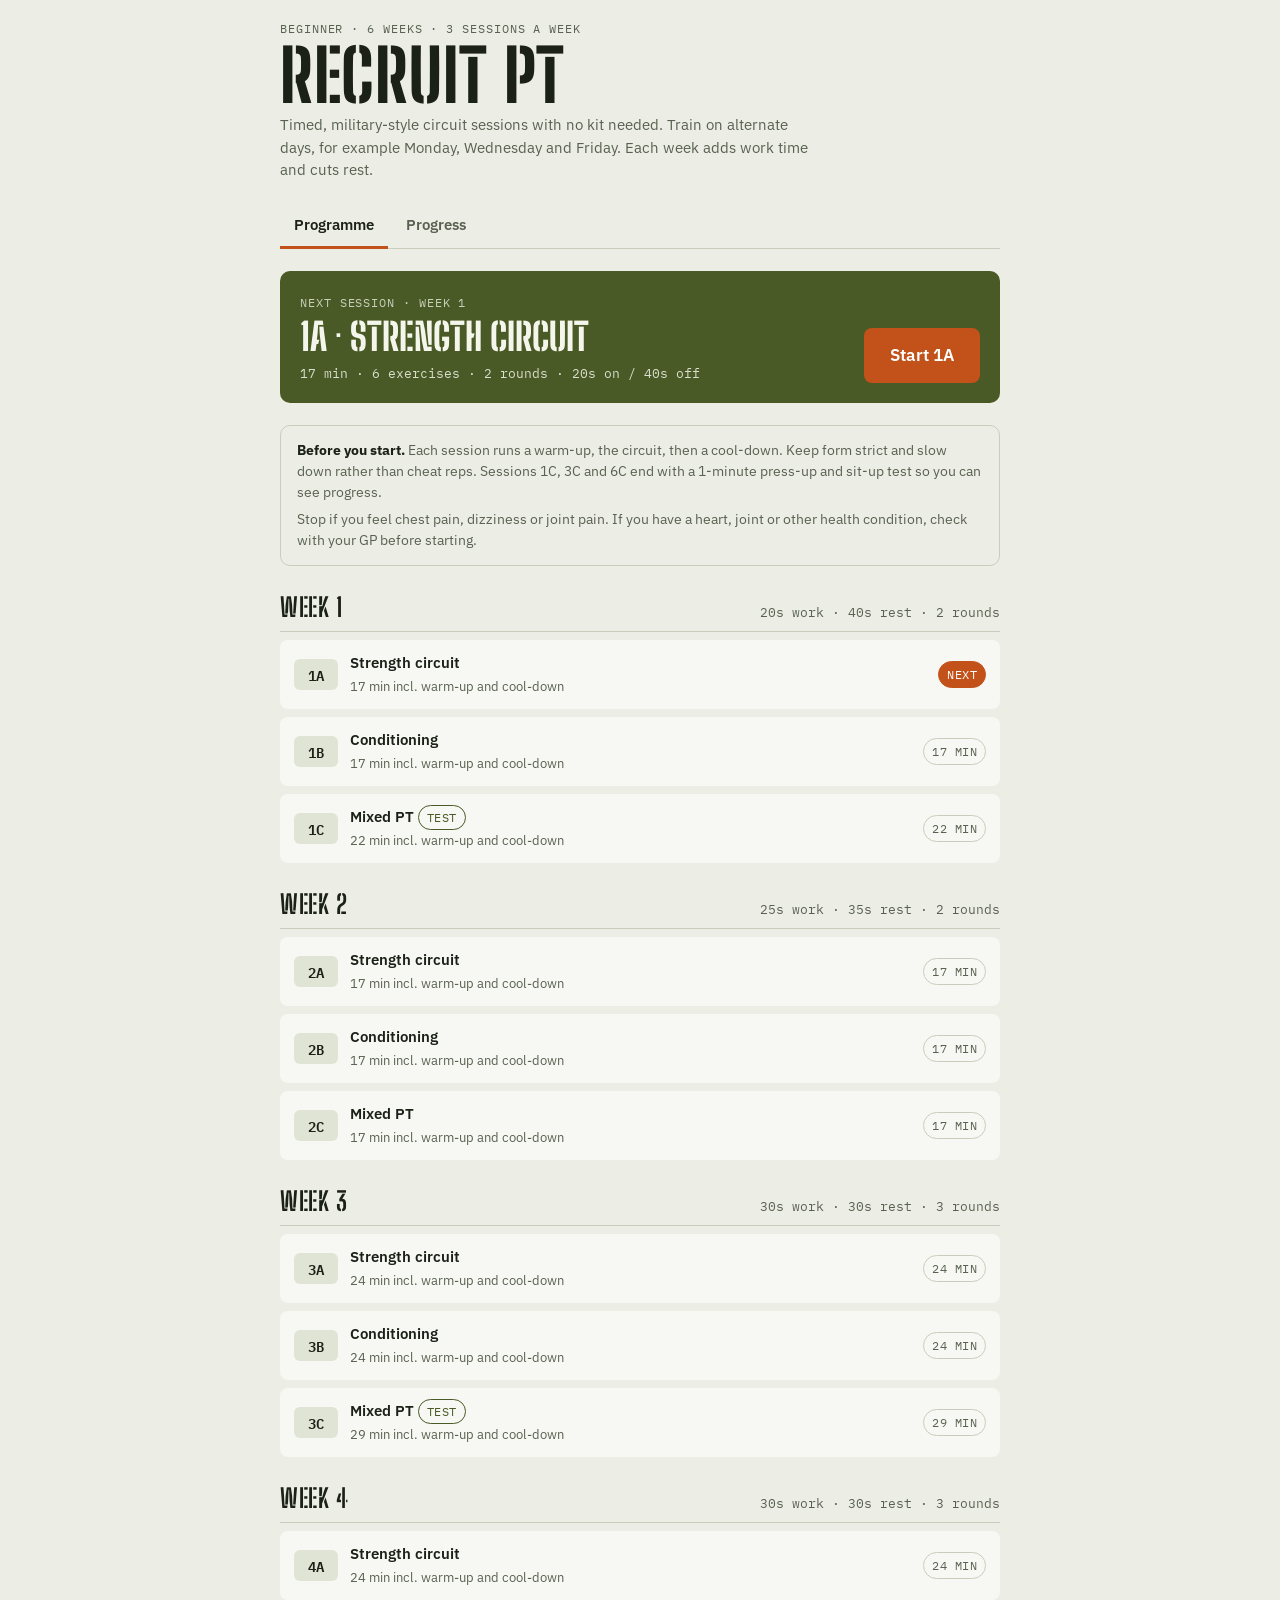
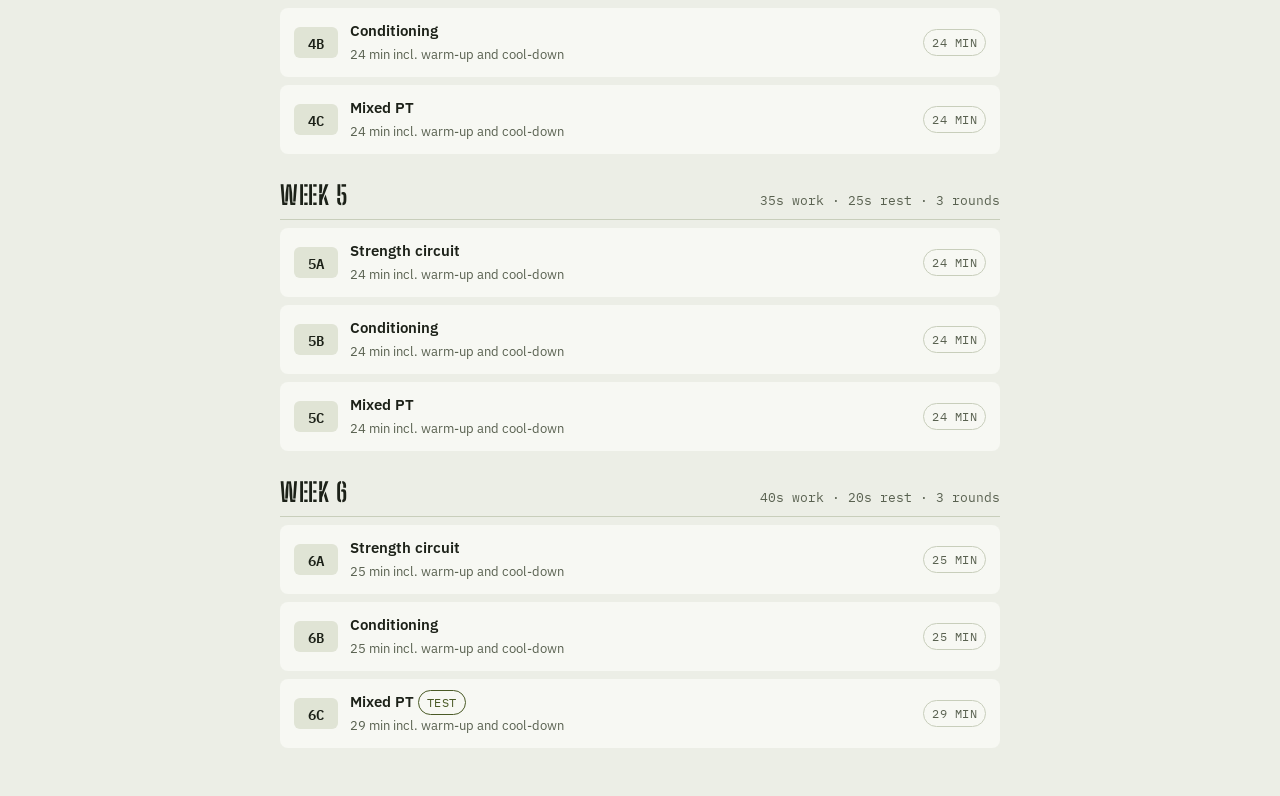
<file: index.html>
<!doctype html>
<html lang="en-GB">
<head>
<meta charset="utf-8">
<meta name="viewport" content="width=device-width,initial-scale=1,viewport-fit=cover">
<link rel="manifest" href="manifest.webmanifest">
<meta name="theme-color" content="#4A5A26">
<meta name="mobile-web-app-capable" content="yes">
<meta name="apple-mobile-web-app-capable" content="yes">
<meta name="apple-mobile-web-app-title" content="Recruit PT">
<link rel="icon" type="image/png" href="icon-192.png">
<link rel="apple-touch-icon" href="apple-touch-icon.png">
<style>body{margin:0}img{max-width:100%}</style>
</head>
<body>
<title>Recruit PT</title>
<link rel="preconnect" href="https://fonts.googleapis.com">
<link rel="preconnect" href="https://fonts.gstatic.com" crossorigin>
<link rel="stylesheet" href="https://fonts.googleapis.com/css2?family=Big+Shoulders+Stencil+Display:wght@700;800&family=IBM+Plex+Mono:wght@500;600&family=IBM+Plex+Sans:wght@400;500;600&display=swap">
<style>
:root{
  --bg:#ECEEE6; --surface:#F7F8F3; --surface-2:#E0E4D5; --ink:#1C2118; --muted:#596150; --line:#C8CEBB;
  --olive:#4A5A26; --olive-ink:#F4F6EC; --accent:#C2521A; --accent-ink:#FFFFFF;
  --ok:#3B7436; --rest:#2B6685;
  --display:"Big Shoulders Stencil Display","Arial Narrow",Impact,sans-serif;
  --body:"IBM Plex Sans",system-ui,-apple-system,"Segoe UI",Roboto,sans-serif;
  --mono:"IBM Plex Mono",ui-monospace,Menlo,Consolas,monospace;
  --r:10px;
}
@media (prefers-color-scheme: dark){
  :root:not([data-theme="light"]){
    color-scheme:dark;
    --bg:#131611; --surface:#1B1F18; --surface-2:#262B21; --ink:#E4E8DC; --muted:#9CA491; --line:#363D2F;
    --olive:#A5B86C; --olive-ink:#141810; --accent:#EE8446; --accent-ink:#1A0E06;
    --ok:#80BE74; --rest:#72B3D5;
  }
}
:root[data-theme="dark"]{
  color-scheme:dark;
  --bg:#131611; --surface:#1B1F18; --surface-2:#262B21; --ink:#E4E8DC; --muted:#9CA491; --line:#363D2F;
  --olive:#A5B86C; --olive-ink:#141810; --accent:#EE8446; --accent-ink:#1A0E06;
  --ok:#80BE74; --rest:#72B3D5;
}
*{box-sizing:border-box}
[hidden]{display:none!important}
html,body{background:var(--bg)}
body{color:var(--ink);font-family:var(--body);font-size:15px;line-height:1.5;padding-inline:16px;padding-block:20px 48px}
.wrap{max-width:720px;margin:0 auto;display:flex;flex-direction:column;gap:22px}
h1,h2,h3{margin:0;text-wrap:balance}
button{font:inherit;color:inherit;cursor:pointer}
button:focus-visible,summary:focus-visible,input:focus-visible{outline:2px solid var(--accent);outline-offset:2px}
.eyebrow{font-family:var(--mono);font-size:11.5px;letter-spacing:.08em;text-transform:uppercase;color:var(--muted)}
.num{font-variant-numeric:tabular-nums}

/* header */
header{display:flex;flex-direction:column;gap:6px}
h1{font-family:var(--display);font-weight:800;font-size:clamp(44px,11vw,72px);line-height:.9;letter-spacing:.01em;text-transform:uppercase}
.sub{color:var(--muted);max-width:60ch;margin:0}

.tabs{display:flex;gap:4px;border-bottom:1px solid var(--line)}
.tab{background:none;border:0;padding:10px 14px;font-weight:600;color:var(--muted);border-bottom:3px solid transparent;margin-bottom:-1px}
.tab[aria-selected="true"]{color:var(--ink);border-bottom-color:var(--accent)}

/* next-up */
.next{background:var(--olive);color:var(--olive-ink);border-radius:var(--r);padding:20px;display:grid;grid-template-columns:1fr auto;gap:14px 20px;align-items:end}
.next .eyebrow{color:inherit;opacity:.75}
.next h2{font-family:var(--display);font-weight:800;font-size:38px;line-height:1;text-transform:uppercase;margin-top:4px}
.next .meta{font-family:var(--mono);font-size:13px;opacity:.85;margin-top:8px}
.btn{border:0;border-radius:8px;padding:12px 20px;font-weight:600;background:var(--surface-2);color:var(--ink)}
.btn.primary{background:var(--accent);color:var(--accent-ink)}
.btn.big{padding:15px 26px;font-size:17px}
.btn.ghost{background:transparent;border:1px solid var(--line)}
.btn:disabled{opacity:.45;cursor:default}
@media (max-width:480px){.next{grid-template-columns:1fr}.next .btn{width:100%}}

.note{border:1px solid var(--line);border-radius:var(--r);padding:14px 16px;font-size:14px;color:var(--muted);display:flex;flex-direction:column;gap:6px}
.note strong{color:var(--ink)}
.note p{margin:0}

/* weeks */
.week{display:flex;flex-direction:column;gap:8px}
.week-head{display:flex;justify-content:space-between;align-items:baseline;gap:12px;flex-wrap:wrap;padding-bottom:4px;border-bottom:1px solid var(--line)}
.week-head h3{font-family:var(--display);font-weight:700;font-size:26px;text-transform:uppercase;letter-spacing:.02em}
.week-head .params{font-family:var(--mono);font-size:12.5px;color:var(--muted)}
details.sess{background:var(--surface);border-radius:8px}
details.sess summary{list-style:none;display:grid;grid-template-columns:44px 1fr auto;gap:12px;align-items:center;padding:12px 14px;cursor:pointer}
details.sess summary::-webkit-details-marker{display:none}
.code{font-family:var(--mono);font-weight:600;font-size:14px;background:var(--surface-2);border-radius:6px;text-align:center;padding:5px 0}
.sess-name{font-weight:600}
.sess-meta{font-size:13px;color:var(--muted)}
.chip{font-family:var(--mono);font-size:11.5px;letter-spacing:.04em;text-transform:uppercase;padding:4px 8px;border-radius:99px;white-space:nowrap;border:1px solid var(--line);color:var(--muted)}
.chip.done{background:var(--ok);border-color:var(--ok);color:var(--surface)}
.chip.nextup{background:var(--accent);border-color:var(--accent);color:var(--accent-ink)}
.chip.test{border-color:var(--olive);color:var(--olive)}
.sess-body{padding:0 14px 14px;display:flex;flex-direction:column;gap:12px}
.exlist{margin:0;padding:0;list-style:none;display:flex;flex-direction:column;border-top:1px solid var(--line)}
.exlist li{display:grid;grid-template-columns:1fr auto;gap:2px 12px;padding:8px 0;border-bottom:1px solid var(--line)}
.exlist .n{font-weight:500}
.exlist .c{grid-column:1/-1;font-size:13px;color:var(--muted)}
.exlist .t{font-family:var(--mono);font-size:12.5px;color:var(--muted)}
.row{display:flex;gap:8px;flex-wrap:wrap}
a.watch{color:var(--accent);font-weight:600;font-size:13px;white-space:nowrap;text-underline-offset:2px}
.runner a.watch{font-size:14px}

/* log */
.stats{display:grid;grid-template-columns:repeat(3,1fr);gap:10px}
.stat{background:var(--surface);border-radius:8px;padding:14px}
.stat .v{font-family:var(--display);font-weight:800;font-size:40px;line-height:1}
.stat .k{font-size:13px;color:var(--muted);margin-top:4px}
@media (max-width:420px){.stat .v{font-size:32px}}
.grid18{display:grid;grid-template-columns:repeat(6,1fr);gap:6px}
.cell{aspect-ratio:1.6;max-width:100%;border-radius:6px;border:1px dashed var(--line);display:grid;place-items:center;font-family:var(--mono);font-size:12px;color:var(--muted)}
.cell.on{background:var(--olive);border:1px solid var(--olive);color:var(--olive-ink)}
section{display:flex;flex-direction:column;gap:10px}
section > h2{font-family:var(--display);font-weight:700;font-size:26px;text-transform:uppercase;letter-spacing:.02em}
.tbl-wrap{overflow-x:auto}
table{width:100%;border-collapse:collapse;font-size:14px}
th,td{text-align:left;padding:8px 10px;border-bottom:1px solid var(--line)}
th{font-family:var(--mono);font-size:11.5px;letter-spacing:.06em;text-transform:uppercase;color:var(--muted);font-weight:500}
td.r,th.r{text-align:right;font-variant-numeric:tabular-nums}
.empty{color:var(--muted);font-size:14px;margin:0}
.hist{list-style:none;margin:0;padding:0;display:flex;flex-direction:column}
.hist li{display:grid;grid-template-columns:44px 1fr auto;gap:12px;align-items:center;padding:10px 0;border-bottom:1px solid var(--line)}
.hist .d{font-size:13px;color:var(--muted)}
.linkbtn{background:none;border:0;color:var(--muted);font-size:13px;text-decoration:underline;padding:4px}
.linkbtn.warn{color:var(--accent);font-weight:600}
.storage{font-size:12.5px;color:var(--muted)}

/* runner */
.runner{position:fixed;inset:0;z-index:50;background:var(--bg);display:flex;flex-direction:column;padding:calc(env(safe-area-inset-top,0px) + 14px) 16px calc(env(safe-area-inset-bottom,0px) + 18px);overflow-y:auto}
.runner-in{max-width:520px;width:100%;margin:0 auto;flex:1;display:flex;flex-direction:column;gap:14px}
.r-top{display:flex;justify-content:space-between;align-items:center;gap:10px}
.r-top .row{flex-wrap:nowrap;gap:6px}
.btn.sm{padding:7px 12px;font-size:13.5px;white-space:nowrap}
.bar{height:6px;background:var(--surface-2);border-radius:99px;overflow:hidden}
.bar i{display:block;height:100%;width:0;background:var(--olive);transition:width .3s}
.stage{flex:1;display:flex;flex-direction:column;align-items:center;justify-content:center;gap:10px;text-align:center;min-height:0}
.phase{font-family:var(--mono);font-size:13px;letter-spacing:.1em;text-transform:uppercase;font-weight:600;padding:5px 12px;border-radius:99px;color:var(--surface)}
.ring{position:relative;width:min(68vw,270px);aspect-ratio:1;max-width:100%}
.ring svg{width:100%;height:100%;transform:rotate(-90deg)}
.ring .time{position:absolute;inset:0;display:grid;place-items:center;font-family:var(--mono);font-weight:600;font-size:clamp(52px,17vw,84px);font-variant-numeric:tabular-nums}
.exname{font-family:var(--display);font-weight:800;font-size:clamp(34px,9vw,50px);line-height:.95;text-transform:uppercase}
.cue{color:var(--muted);max-width:40ch;margin:0}
.upnext{font-size:14px;color:var(--muted)}
.upnext b{color:var(--ink);font-weight:600}
.ctrls{display:grid;grid-template-columns:1fr 1.4fr 1fr;gap:10px}
.ctrls .btn{padding:15px 10px}
.confirm{background:var(--surface);border:1px solid var(--line);border-radius:var(--r);padding:14px;display:flex;flex-direction:column;gap:10px}
.confirm p{margin:0}
.rpe{display:grid;grid-template-columns:repeat(10,1fr);gap:5px}
.rpe button{border:1px solid var(--line);background:var(--surface);border-radius:6px;padding:10px 0;font-family:var(--mono);font-weight:600}
.rpe button[aria-pressed="true"]{background:var(--accent);border-color:var(--accent);color:var(--accent-ink)}
.rpe-key{display:flex;justify-content:space-between;font-size:12px;color:var(--muted)}
.field{display:flex;flex-direction:column;gap:4px;flex:1;min-width:130px}
.field label{font-size:13px;color:var(--muted)}
.field input{font:inherit;font-family:var(--mono);font-size:20px;padding:10px 12px;border-radius:8px;border:1px solid var(--line);background:var(--surface);color:var(--ink);width:100%}
.done-card{display:flex;flex-direction:column;gap:18px}
.done-card h2{font-family:var(--display);font-weight:800;font-size:48px;line-height:.95;text-transform:uppercase}
.toast{position:fixed;left:50%;bottom:calc(env(safe-area-inset-bottom,0px) + 20px);transform:translateX(-50%);background:var(--ink);color:var(--bg);padding:10px 16px;border-radius:8px;font-size:14px;z-index:60;max-width:calc(100% - 32px)}
@media (prefers-reduced-motion:reduce){.bar i{transition:none}}
</style>

<div class="wrap">
  <header>
    <span class="eyebrow">Beginner · 6 weeks · 3 sessions a week</span>
    <h1>Recruit PT</h1>
    <p class="sub">Timed, military-style circuit sessions with no kit needed. Train on alternate days, for example Monday, Wednesday and Friday. Each week adds work time and cuts rest.</p>
  </header>

  <div class="tabs" role="tablist">
    <button class="tab" role="tab" id="tab-plan" aria-selected="true" aria-controls="view-plan">Programme</button>
    <button class="tab" role="tab" id="tab-log" aria-selected="false" aria-controls="view-log">Progress</button>
  </div>

  <div id="view-plan" role="tabpanel" aria-labelledby="tab-plan" style="display:flex;flex-direction:column;gap:22px">
    <div class="next" id="next"></div>
    <div class="note">
      <p><strong>Before you start.</strong> Each session runs a warm-up, the circuit, then a cool-down. Keep form strict and slow down rather than cheat reps. Sessions 1C, 3C and 6C end with a 1-minute press-up and sit-up test so you can see progress.</p>
      <p>Stop if you feel chest pain, dizziness or joint pain. If you have a heart, joint or other health condition, check with your GP before starting.</p>
    </div>
    <div id="weeks" style="display:flex;flex-direction:column;gap:22px"></div>
  </div>

  <div id="view-log" role="tabpanel" aria-labelledby="tab-log" hidden style="flex-direction:column;gap:26px">
    <div class="stats" id="stats"></div>
    <section>
      <h2>Sessions</h2>
      <div class="grid18" id="grid18"></div>
    </section>
    <section>
      <h2>Fitness tests</h2>
      <div id="tests"></div>
    </section>
    <section>
      <h2>History</h2>
      <div id="history"></div>
      <p class="storage" id="storage"></p>
    </section>
  </div>
</div>

<div class="runner" id="runner" hidden>
  <div class="runner-in" id="runner-in"></div>
</div>
<div class="toast" id="toast" role="status" aria-live="polite" hidden></div>

<script>
(function(){
"use strict";

/* ---------- programme data ---------- */
const WEEKS = [
  {w:1, work:20, rest:40, rounds:2},
  {w:2, work:25, rest:35, rounds:2},
  {w:3, work:30, rest:30, rounds:3},
  {w:4, work:30, rest:30, rounds:3},
  {w:5, work:35, rest:25, rounds:3},
  {w:6, work:40, rest:20, rounds:3}
];
const ROUND_REST = 60;

const EX = {
  jacks:{n:"Star jumps", c:"Land softly on the balls of your feet, arms fully overhead."},
  armcircles:{n:"Arm circles", c:"Small to large circles. Switch direction halfway."},
  legswings:{n:"Leg swings", c:"Hold a wall. Swing front to back, switch legs halfway."},
  inchworm:{n:"Inchworms", c:"Hinge down, walk hands out to a plank, walk back and stand."},
  highknees:{n:"High knees", c:"Drive knees to hip height. Quick feet, stay tall."},
  pu_incline:{n:"Incline press-ups", c:"Hands on a sturdy bench or table. Body in one straight line, chest to the edge."},
  pu_knee:{n:"Knee press-ups", c:"Straight line from knees to head. Lower until your chest is a fist from the floor."},
  pushup:{n:"Press-ups", c:"Body rigid, elbows about 45° from your sides, chest to a fist from the floor."},
  squat:{n:"Air squats", c:"Hips back and down to thighs parallel. Heels flat, chest up."},
  plank:{n:"Front plank", c:"Forearms down, squeeze glutes and brace. Don't let the hips sag."},
  lunge:{n:"Alternating lunges", c:"Long step, back knee just off the floor, front knee over the ankle."},
  superman:{n:"Superman hold", c:"Face down, lift arms, chest and legs a few centimetres. Hold."},
  bridge:{n:"Glute bridges", c:"Feet flat, drive through heels and squeeze at the top. Pause, lower slowly."},
  climbers:{n:"Mountain climbers", c:"Hands under shoulders, drive knees to chest in turn. Keep hips level."},
  squatthrust:{n:"Squat thrusts", c:"Hands down, step or jump feet back to a plank, back in, stand up."},
  burpee:{n:"Burpees", c:"Squat thrust, add a press-up at the bottom, jump at the top."},
  flutter:{n:"Flutter kicks", c:"On your back, lower back pressed down, legs low, small quick kicks."},
  sprint:{n:"Sprint on the spot", c:"Fast arms and feet, stay on the balls of your feet."},
  situp:{n:"Sit-ups", c:"Knees bent, feet anchored, hands at temples. Don't pull on your neck."},
  bear:{n:"Bear crawl", c:"Knees an inch off the floor, back flat. Crawl forward four, back four."},
  sideplank:{n:"Side plank", c:"Elbow under shoulder, hips high. Switch sides halfway."},
  test_pu:{n:"Test: max press-ups", c:"As many good press-ups as you can in 60 seconds. Use full press-ups if you can, knees if not, and keep the same version for every test. Count them."},
  test_su:{n:"Test: max sit-ups", c:"As many sit-ups as you can in 60 seconds. Count them."},
  hamstring:{n:"Hamstring stretch", c:"Seated, reach toward your toes. Breathe out and ease in."},
  quad:{n:"Quad stretch", c:"Standing, heel to glute. 20 seconds each leg."},
  chest:{n:"Chest opener", c:"Clasp hands behind you, lift gently and open the chest."},
  childs:{n:"Child's pose", c:"Sit back on your heels, arms long, slow breaths."}
};
const WARM = [["jacks",45],["armcircles",30],["legswings",30],["inchworm",45],["highknees",30]];
const COOL = [["hamstring",40],["quad",40],["chest",30],["childs",40]];
const TESTS = new Set(["1C","3C","6C"]);

const pushVar = w => w<=2 ? "pu_incline" : w<=4 ? "pu_knee" : "pushup";
const burpVar = w => w<=3 ? "squatthrust" : "burpee";

const SESSIONS = [];
WEEKS.forEach(wk=>{
  const w = wk.w;
  SESSIONS.push({code:w+"A", w, name:"Strength circuit", ex:[pushVar(w),"squat","plank","lunge","superman","bridge"]});
  SESSIONS.push({code:w+"B", w, name:"Conditioning", ex:["jacks","climbers",burpVar(w),"highknees","flutter","sprint"]});
  SESSIONS.push({code:w+"C", w, name:"Mixed PT", ex:[pushVar(w),"situp","bear","squat","flutter","sideplank"]});
});
SESSIONS.forEach(s=>{ s.test = TESTS.has(s.code); s.steps = buildSteps(s); s.secs = s.steps.reduce((a,b)=>a+b.secs,0); });

function buildSteps(s){
  const wk = WEEKS[s.w-1], steps = [];
  WARM.forEach(([id,secs])=>steps.push({kind:"warm", id, secs}));
  for(let r=1;r<=wk.rounds;r++){
    s.ex.forEach((id,i)=>{
      steps.push({kind:"work", id, secs:wk.work, round:r, rounds:wk.rounds});
      const last = i===s.ex.length-1;
      if(!last) steps.push({kind:"rest", secs:wk.rest, next:s.ex[i+1], round:r, rounds:wk.rounds});
      else if(r<wk.rounds) steps.push({kind:"rest", secs:ROUND_REST, next:s.ex[0], round:r, rounds:wk.rounds, long:true});
    });
  }
  if(s.test){
    steps.push({kind:"rest", secs:90, next:"test_pu", long:true, label:"Recover for the test"});
    steps.push({kind:"test", id:"test_pu", secs:60});
    steps.push({kind:"rest", secs:60, next:"test_su", label:"Write down your press-ups"});
    steps.push({kind:"test", id:"test_su", secs:60});
  }
  COOL.forEach(([id,secs])=>steps.push({kind:"cool", id, secs}));
  return steps;
}
const byCode = Object.fromEntries(SESSIONS.map(s=>[s.code,s]));
const mins = s => Math.round(s/60);
const VIDEO_ALIAS = {test_pu:"pushup", test_su:"situp"};
function watchUrl(id){
  const base = EX[VIDEO_ALIAS[id]||id].n;
  return "https://www.youtube.com/results?search_query=" + encodeURIComponent("how to do " + base + " correct form beginner");
}

/* ---------- storage ---------- */
const LS_KEY = "recruit-pt-log-v1";
let entries = loadLocal();
let col = null, mode = "local";

function loadLocal(){
  try{ const v = JSON.parse(localStorage.getItem(LS_KEY)||"[]"); return Array.isArray(v)?v:[]; }catch(e){ return []; }
}
function saveLocal(list){ try{ localStorage.setItem(LS_KEY, JSON.stringify(list)); return true; }catch(e){ return false; } }

async function connect(){
  let db = null;
  try{ if(window.claude && typeof window.claude.use==="function") db = await window.claude.use("db"); }catch(e){ db = null; }
  if(!db){ render(); return; }
  try{
    col = db.collection("log");
    mode = "page";
    col.onSnapshot(snap=>{
      entries = snap.docs.map(d=>Object.assign({}, d.data(), {id:d.id}));
      render();
    }, ()=>{ col = null; mode = "local"; entries = loadLocal(); render(); });
  }catch(e){ col = null; mode = "local"; render(); }
}

async function addEntry(e){
  if(col){
    try{ await col.doc(e.id).set(e); return "page"; }
    catch(err){ col = null; mode = "local"; entries = loadLocal(); }
  }
  entries = entries.concat([e]);
  return saveLocal(entries) ? "local" : "none";
}
async function removeEntry(id){
  if(col){ try{ await col.doc(id).delete(); return; }catch(e){ toast("Couldn't delete that entry. Try again."); return; } }
  entries = entries.filter(x=>x.id!==id); saveLocal(entries); render();
}

/* ---------- helpers ---------- */
const $ = id => document.getElementById(id);
const esc = v => String(v==null?"":v).replace(/[&<>"']/g,c=>({"&":"&amp;","<":"&lt;",">":"&gt;",'"':"&quot;","'":"&#39;"}[c]));
const validCode = c => Object.prototype.hasOwnProperty.call(byCode, c);
function cleanEntries(){
  return entries.filter(e=>e && validCode(e.code) && typeof e.date==="string")
    .sort((a,b)=>a.date<b.date?-1:a.date>b.date?1:0);
}
function fmtDate(iso){
  const d = new Date(iso); if(isNaN(d)) return "";
  return d.toLocaleDateString("en-GB",{weekday:"short", day:"numeric", month:"short"});
}
function doneMap(list){ const m = {}; list.forEach(e=>{ m[e.code] = e; }); return m; }
function nextSession(done){ return SESSIONS.find(s=>!done[s.code]) || null; }
let toastT;
function toast(msg){ const t=$("toast"); t.textContent=msg; t.hidden=false; clearTimeout(toastT); toastT=setTimeout(()=>{t.hidden=true;},3200); }

/* ---------- render: programme ---------- */
const openDetails = new Set();
function render(){
  const list = cleanEntries(), done = doneMap(list), nx = nextSession(done);

  // next-up card
  if(nx){
    const wk = WEEKS[nx.w-1];
    $("next").innerHTML = `<div>
        <span class="eyebrow">Next session · Week ${nx.w}</span>
        <h2>${nx.code} · ${esc(nx.name)}</h2>
        <div class="meta num">${mins(nx.secs)} min · ${nx.ex.length} exercises · ${wk.rounds} rounds · ${wk.work}s on / ${wk.rest}s off${nx.test?" · fitness test":""}</div>
      </div>
      <button class="btn primary big" data-start="${nx.code}">Start ${nx.code}</button>`;
  } else {
    $("next").innerHTML = `<div>
        <span class="eyebrow">Programme complete</span>
        <h2>All 18 sessions done</h2>
        <div class="meta">Repeat week 6 to hold your level, or run 6C again to retest.</div>
      </div>
      <button class="btn primary big" data-start="6C">Run 6C again</button>`;
  }

  // weeks
  $("weeks").innerHTML = WEEKS.map(wk=>{
    const rows = SESSIONS.filter(s=>s.w===wk.w).map(s=>{
      const e = done[s.code];
      let chip = `<span class="chip">${mins(s.secs)} min</span>`;
      if(e) chip = `<span class="chip done">Done ${esc(fmtDate(e.date))}</span>`;
      else if(nx && nx.code===s.code) chip = `<span class="chip nextup">Next</span>`;
      const exItems = s.ex.map(id=>`<li><span class="n">${esc(EX[id].n)}</span><span class="t num">${wk.work}s × ${wk.rounds}</span><span class="c">${esc(EX[id].c)} <a class="watch" href="${watchUrl(id)}" target="_blank" rel="noopener">Watch how ↗</a></span></li>`).join("");
      const testItem = s.test ? `<li><span class="n">1-minute tests: press-ups, then sit-ups</span><span class="t">after circuit</span><span class="c">Record both counts when you finish.</span></li>` : "";
      return `<details class="sess" data-code="${s.code}"${openDetails.has(s.code)?" open":""}>
        <summary><span class="code">${s.code}</span><span><span class="sess-name">${esc(s.name)}</span>${s.test?' <span class="chip test">Test</span>':""}<br><span class="sess-meta num">${mins(s.secs)} min incl. warm-up and cool-down</span></span>${chip}</summary>
        <div class="sess-body">
          <ul class="exlist">${exItems}${testItem}</ul>
          <div class="row">
            <button class="btn primary" data-start="${s.code}">Start session</button>
            ${e?"":`<button class="btn ghost" data-mark="${s.code}">Log as done without timer</button>`}
          </div>
        </div>
      </details>`;
    }).join("");
    return `<div class="week">
      <div class="week-head"><h3>Week ${wk.w}</h3><span class="params num">${wk.work}s work · ${wk.rest}s rest · ${wk.rounds} rounds</span></div>
      ${rows}
    </div>`;
  }).join("");

  renderLog(list, done);
}

/* ---------- render: progress ---------- */
let pendingDelete = null;
function renderLog(list, done){
  const doneCount = Object.keys(done).length;
  const totalMin = list.reduce((a,e)=>a+(Number(e.minutes)||0),0);
  const nx = nextSession(done);
  $("stats").innerHTML = `
    <div class="stat"><div class="v num">${doneCount}<span style="font-size:.5em;opacity:.6">/18</span></div><div class="k">sessions done</div></div>
    <div class="stat"><div class="v num">${totalMin}</div><div class="k">minutes trained</div></div>
    <div class="stat"><div class="v num">${nx?nx.w:6}</div><div class="k">${nx?"current week":"weeks complete"}</div></div>`;

  $("grid18").innerHTML = SESSIONS.map(s=>`<div class="cell${done[s.code]?" on":""}" title="${s.code}">${s.code}</div>`).join("");

  const tests = list.filter(e=>TESTS.has(e.code) && (e.pushups!=null || e.situps!=null));
  if(!tests.length){
    $("tests").innerHTML = `<p class="empty">Your first test is at the end of session 1C. Results appear here with the change since your first test.</p>`;
  } else {
    const base = tests[0];
    const diff = (v,b) => (v==null||b==null) ? "" : (v-b>0?` <span style="color:var(--ok)">+${v-b}</span>`:v-b<0?` <span style="color:var(--accent)">${v-b}</span>`:"");
    $("tests").innerHTML = `<div class="tbl-wrap"><table>
      <thead><tr><th>Test</th><th>Date</th><th class="r">Press-ups</th><th class="r">Sit-ups</th></tr></thead>
      <tbody>${tests.map((e,i)=>`<tr><td>${esc(e.code)}</td><td>${esc(fmtDate(e.date))}</td>
        <td class="r">${e.pushups==null?"–":esc(e.pushups)}${i?diff(e.pushups,base.pushups):""}</td>
        <td class="r">${e.situps==null?"–":esc(e.situps)}${i?diff(e.situps,base.situps):""}</td></tr>`).join("")}</tbody>
    </table></div>`;
  }

  if(!list.length){
    $("history").innerHTML = `<p class="empty">No sessions logged yet. Finish a session and rate how hard it felt to start your history.</p>`;
  } else {
    $("history").innerHTML = `<ul class="hist">${list.slice().reverse().map(e=>{
      const s = byCode[e.code];
      const bits = [esc(fmtDate(e.date)), (Number(e.minutes)||0)+" min"];
      if(e.rpe!=null) bits.push("effort "+esc(e.rpe)+"/10");
      if(e.timer===false) bits.push("logged manually");
      const confirming = pendingDelete===e.id;
      return `<li><span class="code">${esc(e.code)}</span><span><b>${esc(s.name)}</b><br><span class="d num">${bits.join(" · ")}</span></span>
        <span>${confirming?`<button class="linkbtn" data-cancel="1">Keep</button><button class="linkbtn warn" data-del="${esc(e.id)}">Confirm delete</button>`:`<button class="linkbtn" data-askdel="${esc(e.id)}">Delete</button>`}</span></li>`;
    }).join("")}</ul>`;
  }
  $("storage").textContent = mode==="page"
    ? "Your log is saved to this page, so it follows you to any device where you open it."
    : "Your log is saved on this phone.";
}

/* ---------- tabs ---------- */
function showTab(which){
  const log = which==="log";
  $("tab-plan").setAttribute("aria-selected", String(!log));
  $("tab-log").setAttribute("aria-selected", String(log));
  $("view-plan").hidden = log; $("view-log").hidden = !log;
  $("view-plan").style.display = log ? "none" : "flex";
  $("view-log").style.display = log ? "flex" : "none";
}
$("tab-plan").addEventListener("click",()=>showTab("plan"));
$("tab-log").addEventListener("click",()=>showTab("log"));
if(location.hash==="#progress") showTab("log");

/* ---------- global clicks ---------- */
document.addEventListener("toggle", e=>{
  const d = e.target; if(!(d instanceof HTMLDetailsElement) || !d.dataset.code) return;
  if(d.open) openDetails.add(d.dataset.code); else openDetails.delete(d.dataset.code);
}, true);
document.addEventListener("click", async e=>{
  const t = e.target.closest("button"); if(!t) return;
  if(t.dataset.start){ startRunner(t.dataset.start); }
  else if(t.dataset.mark){ openFinish(byCode[t.dataset.mark], false); }
  else if(t.dataset.askdel){ pendingDelete = t.dataset.askdel; render(); }
  else if(t.dataset.cancel){ pendingDelete = null; render(); }
  else if(t.dataset.del){ const id=t.dataset.del; pendingDelete=null; await removeEntry(id); toast("Entry deleted"); }
});

/* ---------- audio + wake lock ---------- */
let actx = null, wake = null;
function beep(freq, dur){
  if(!actx) return;
  try{
    const o = actx.createOscillator(), g = actx.createGain();
    o.type="square"; o.frequency.value=freq;
    g.gain.setValueAtTime(0.0001, actx.currentTime);
    g.gain.exponentialRampToValueAtTime(0.18, actx.currentTime+0.01);
    g.gain.exponentialRampToValueAtTime(0.0001, actx.currentTime+dur);
    o.connect(g).connect(actx.destination); o.start(); o.stop(actx.currentTime+dur+0.02);
  }catch(e){}
}
async function lockScreen(){ try{ if(navigator.wakeLock) wake = await navigator.wakeLock.request("screen"); }catch(e){ wake=null; } }
function releaseScreen(){ try{ wake && wake.release(); }catch(e){} wake=null; }
document.addEventListener("visibilitychange",()=>{ if(document.visibilityState==="visible" && R && !R.finished) lockScreen(); });

/* ---------- runner ---------- */
let R = null, timer = null;
const CIRC = 2*Math.PI*88;
const KIND = {
  warm:{label:"Warm-up", color:"var(--olive)"},
  work:{label:"Work", color:"var(--accent)"},
  rest:{label:"Rest", color:"var(--rest)"},
  test:{label:"Test", color:"var(--accent)"},
  cool:{label:"Cool-down", color:"var(--olive)"}
};

function startRunner(code){
  const s = byCode[code]; if(!s) return;
  try{ actx = actx || new (window.AudioContext||window.webkitAudioContext)(); actx.resume && actx.resume(); }catch(e){ actx=null; }
  R = {s, idx:0, remaining:s.steps[0].secs*1000, endAt:0, paused:false, confirmEnd:false, finished:false, startedAt:Date.now(), lastWhole:null, sound:true};
  $("runner").hidden = false; document.body.style.overflow="hidden";
  lockScreen();
  buildRunnerUI();
  beginStep(0);
  clearInterval(timer); timer = setInterval(tick, 200);
}
function buildRunnerUI(){
  $("runner-in").innerHTML = `
    <div class="r-top">
      <span class="eyebrow" id="r-where"></span>
      <div class="row">
        <button class="btn ghost sm" id="r-sound" aria-pressed="true">Sound on</button>
        <button class="btn ghost sm" id="r-end">End</button>
      </div>
    </div>
    <div class="bar" aria-hidden="true"><i id="r-bar"></i></div>
    <div id="r-confirm"></div>
    <div class="stage">
      <span class="phase" id="r-phase"></span>
      <div class="ring">
        <svg viewBox="0 0 200 200" aria-hidden="true">
          <circle cx="100" cy="100" r="88" fill="none" stroke="var(--surface-2)" stroke-width="12"></circle>
          <circle id="r-arc" cx="100" cy="100" r="88" fill="none" stroke="var(--accent)" stroke-width="12" stroke-linecap="round" stroke-dasharray="${CIRC}" stroke-dashoffset="0"></circle>
        </svg>
        <div class="time" id="r-time" aria-live="off"></div>
      </div>
      <div class="exname" id="r-name"></div>
      <p class="cue" id="r-cue"></p>
      <a class="watch" id="r-watch" href="#" target="_blank" rel="noopener">Watch how ↗</a>
      <div class="upnext" id="r-next"></div>
    </div>
    <div class="ctrls">
      <button class="btn" id="r-back">Back</button>
      <button class="btn primary" id="r-pause">Pause</button>
      <button class="btn" id="r-skip">Skip</button>
    </div>`;
  $("r-back").onclick = back;
  $("r-skip").onclick = ()=>advance(true);
  $("r-pause").onclick = togglePause;
  $("r-end").onclick = ()=>{ R.confirmEnd = true; if(!R.paused) togglePause(); drawConfirm(); };
  $("r-sound").onclick = ()=>{ R.sound=!R.sound; $("r-sound").textContent = R.sound?"Sound on":"Sound off"; $("r-sound").setAttribute("aria-pressed",String(R.sound)); };
}
function drawConfirm(){
  const c = $("r-confirm"); if(!c) return;
  if(!R.confirmEnd){ c.innerHTML=""; return; }
  c.innerHTML = `<div class="confirm"><p><b>End this session?</b> It won't be logged.</p>
    <div class="row"><button class="btn primary" id="r-keep">Keep going</button><button class="btn ghost" id="r-quit">End session</button></div></div>`;
  $("r-keep").onclick = ()=>{ R.confirmEnd=false; drawConfirm(); if(R.paused) togglePause(); };
  $("r-quit").onclick = closeRunner;
}
function beginStep(i){
  R.idx = i;
  const st = R.s.steps[i];
  R.remaining = st.secs*1000; R.endAt = Date.now()+R.remaining; R.lastWhole = null;
  if(R.sound) beep(st.kind==="rest"?520:st.kind==="work"||st.kind==="test"?990:760, 0.35);
  drawStep(); drawTime();
}
function drawStep(){
  const st = R.s.steps[R.idx], k = KIND[st.kind];
  const name = st.kind==="rest" ? (st.label || (st.long?"Round rest":"Rest")) : EX[st.id].n;
  const cue = st.kind==="rest" ? "Shake out, breathe through the nose, get into position for the next move." : EX[st.id].c;
  let where = `${R.s.code} · ${R.s.name}`;
  if(st.round) where += ` · Round ${st.round} of ${st.rounds}`;
  $("r-where").textContent = where;
  $("r-phase").textContent = st.kind==="rest"&&st.long ? "Long rest" : k.label;
  $("r-phase").style.background = k.color;
  $("r-arc").setAttribute("stroke", k.color);
  $("r-name").textContent = name;
  $("r-cue").textContent = cue;
  const vid = st.kind==="rest" ? st.next : st.id;
  $("r-watch").href = watchUrl(vid);
  $("r-watch").textContent = st.kind==="rest" ? `Watch how: ${EX[vid].n} ↗` : "Watch how ↗";
  const nxt = st.kind==="rest" ? st.next : (R.s.steps[R.idx+1] ? (R.s.steps[R.idx+1].kind==="rest" ? R.s.steps[R.idx+1].next || (R.s.steps[R.idx+2]&&R.s.steps[R.idx+2].id) : R.s.steps[R.idx+1].id) : null);
  $("r-next").innerHTML = nxt ? `Up next: <b>${esc(EX[nxt].n)}</b>` : "Last one";
  $("r-bar").style.width = (R.idx/R.s.steps.length*100)+"%";
}
function drawTime(){
  const st = R.s.steps[R.idx];
  const secs = Math.max(0, Math.ceil(R.remaining/1000));
  $("r-time").textContent = secs>=60 ? `${Math.floor(secs/60)}:${String(secs%60).padStart(2,"0")}` : String(secs);
  const frac = Math.min(1, Math.max(0, 1 - R.remaining/(st.secs*1000)));
  $("r-arc").setAttribute("stroke-dashoffset", String(CIRC*frac));
}
function tick(){
  if(!R || R.paused || R.finished) return;
  R.remaining = R.endAt - Date.now();
  const whole = Math.ceil(R.remaining/1000);
  if(whole!==R.lastWhole){
    R.lastWhole = whole;
    if(whole>=1 && whole<=3 && R.sound) beep(660,0.12);
  }
  if(R.remaining<=0){ advance(false); return; }
  drawTime();
}
function advance(){
  if(R.idx+1>=R.s.steps.length){ finish(); return; }
  beginStep(R.idx+1);
  if(R.paused){ R.endAt = Date.now()+R.remaining; }
}
function back(){
  const st = R.s.steps[R.idx];
  const elapsed = st.secs*1000 - R.remaining;
  if(elapsed>3000 || R.idx===0) beginStep(R.idx); else beginStep(R.idx-1);
}
function togglePause(){
  R.paused = !R.paused;
  if(!R.paused) R.endAt = Date.now()+R.remaining;
  $("r-pause").textContent = R.paused ? "Resume" : "Pause";
}
function finish(){
  R.finished = true; clearInterval(timer);
  if(R.sound){ beep(880,0.2); setTimeout(()=>beep(1175,0.4),220); }
  releaseScreen();
  openFinish(R.s, true);
}
function closeRunner(){
  clearInterval(timer); releaseScreen(); R = null;
  $("runner").hidden = true; document.body.style.overflow="";
}

/* ---------- finish / log ---------- */
function openFinish(s, viaTimer){
  if(!R){ R = {s, finished:true}; $("runner").hidden=false; document.body.style.overflow="hidden"; }
  const elapsedMin = viaTimer ? Math.max(1, Math.round((Date.now()-R.startedAt)/60000)) : mins(s.secs);
  let rpe = null;
  $("runner-in").innerHTML = `
    <div class="done-card">
      <span class="eyebrow">${viaTimer?"Session complete":"Log a session"} · ${s.code}</span>
      <h2>${esc(s.name)}</h2>
      <div class="field" style="max-width:200px"><label for="f-min">Minutes</label><input id="f-min" type="number" inputmode="numeric" min="1" max="180" value="${elapsedMin}"></div>
      <div style="display:flex;flex-direction:column;gap:8px">
        <span class="eyebrow">How hard was it? (effort 1–10)</span>
        <div class="rpe" id="f-rpe">${Array.from({length:10},(_,i)=>`<button type="button" data-rpe="${i+1}" aria-pressed="false">${i+1}</button>`).join("")}</div>
        <div class="rpe-key"><span>1 very easy</span><span>5 steady</span><span>10 all-out</span></div>
      </div>
      ${s.test?`<div style="display:flex;flex-direction:column;gap:8px">
        <span class="eyebrow">Test results (1 minute each)</span>
        <div class="row">
          <div class="field"><label for="f-pu">Press-ups</label><input id="f-pu" type="number" inputmode="numeric" min="0" max="200" placeholder="0"></div>
          <div class="field"><label for="f-su">Sit-ups</label><input id="f-su" type="number" inputmode="numeric" min="0" max="200" placeholder="0"></div>
        </div></div>`:""}
      <p class="cue" style="margin:0">Aim for 6–7 in weeks 1–2. If a session feels 9 or 10, repeat that week before moving on.</p>
      <div class="row"><button class="btn primary big" id="f-save">Save to log</button><button class="btn ghost" id="f-skip">Don't log</button></div>
    </div>`;
  $("f-rpe").onclick = e=>{
    const b = e.target.closest("button[data-rpe]"); if(!b) return;
    rpe = Number(b.dataset.rpe);
    $("f-rpe").querySelectorAll("button").forEach(x=>x.setAttribute("aria-pressed", String(x===b)));
  };
  $("f-skip").onclick = closeRunner;
  $("f-save").onclick = async ()=>{
    const num = id => { const el=$(id); if(!el||el.value==="") return null; const n=Math.round(Number(el.value)); return isFinite(n)&&n>=0?Math.min(n,999):null; };
    const entry = {id: s.code+"-"+Date.now(), code:s.code, date:new Date().toISOString(), minutes: num("f-min") || mins(s.secs), rpe, timer:viaTimer};
    if(s.test){ entry.pushups = num("f-pu"); entry.situps = num("f-su"); }
    $("f-save").disabled = true;
    const where = await addEntry(entry);
    closeRunner(); render();
    toast(where==="page" ? `${s.code} logged` : where==="local" ? `${s.code} logged in this browser` : `${s.code} logged for this visit only. This browser blocks saving.`);
  };
}

render();
connect();
if("serviceWorker" in navigator) window.addEventListener("load",()=>navigator.serviceWorker.register("sw.js",{scope:"./"}).catch(()=>{}));
})();
</script>

</body>
</html>
</file>
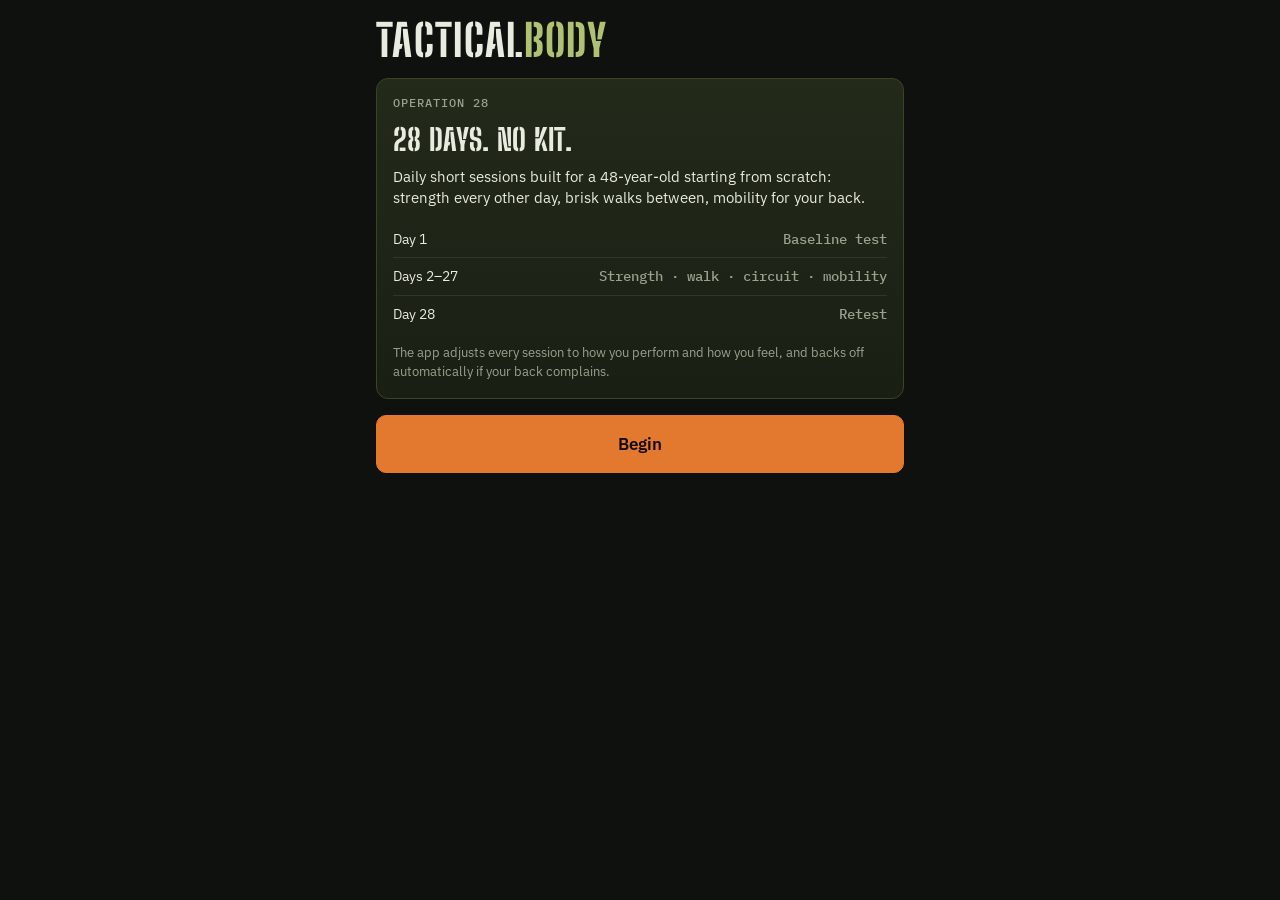
<file: tacticalbody/android/app/src/main/assets/index.html>
<!doctype html>
<html lang="en-GB">
<head>
<meta charset="utf-8">
<meta name="viewport" content="width=device-width,initial-scale=1,viewport-fit=cover">
<meta name="theme-color" content="#0F110E">
<title>TacticalBody</title>
<style>
@font-face{font-family:"BSS";src:url([data-uri]) format("woff2");font-weight:800;font-style:normal;font-display:swap}
@font-face{font-family:"BSS";src:url([data-uri]) format("woff2");font-weight:700;font-style:normal;font-display:swap}
@font-face{font-family:"PlexMono";src:url([data-uri]) format("woff2");font-weight:500;font-style:normal;font-display:swap}
@font-face{font-family:"PlexMono";src:url([data-uri]) format("woff2");font-weight:600;font-style:normal;font-display:swap}
@font-face{font-family:"PlexSans";src:url([data-uri]) format("woff2");font-weight:400;font-style:normal;font-display:swap}
@font-face{font-family:"PlexSans";src:url([data-uri]) format("woff2");font-weight:600;font-style:normal;font-display:swap}
:root{
  color-scheme: dark;
  --bg:#0F110E; --surface:#181B16; --surface2:#22261F; --line:#30362B;
  --ink:#E7EBE0; --muted:#9AA28E; --dim:#6D7563;
  --olive:#7C8F45; --olive-hi:#AFC274; --signal:#E3782F; --signal-ink:#140A03;
  --ok:#7FB26A; --warn:#D9A441; --bad:#E0634A; --rest:#63A7CB;
  --display:"BSS","Arial Narrow",Impact,sans-serif;
  --mono:"PlexMono",ui-monospace,Menlo,Consolas,monospace;
  --body:"PlexSans",system-ui,-apple-system,"Segoe UI",Roboto,sans-serif;
  --r:12px;
}
*{box-sizing:border-box}
[hidden]{display:none!important}
html,body{margin:0;height:100%;background:var(--bg);color:var(--ink)}
body{font-family:var(--body);font-size:15px;line-height:1.45;-webkit-tap-highlight-color:transparent}
button{font:inherit;color:inherit;cursor:pointer;border:0;background:none}
button:focus-visible,input:focus-visible,select:focus-visible{outline:2px solid var(--signal);outline-offset:2px}
input,select{font:inherit;color:var(--ink);background:var(--surface2);border:1px solid var(--line);border-radius:10px;padding:11px 12px;width:100%}
h1,h2,h3{margin:0;text-wrap:balance}
p{margin:0}
.num{font-variant-numeric:tabular-nums}
.mono{font-family:var(--mono)}
.label{font-family:var(--mono);font-size:11.5px;letter-spacing:.09em;text-transform:uppercase;color:var(--muted)}
.muted{color:var(--muted)}
.small{font-size:13px}

/* app shell */
#app{max-width:560px;margin:0 auto;min-height:100%;display:flex;flex-direction:column}
.screen{flex:1;padding:18px 16px 96px;display:flex;flex-direction:column;gap:16px}
.topbar{display:flex;justify-content:space-between;align-items:flex-end;gap:10px}
.brand{font-family:var(--display);font-weight:800;font-size:28px;letter-spacing:.03em;text-transform:uppercase;line-height:1}
.brand b{color:var(--olive-hi);font-weight:800}
.tabs{position:fixed;left:0;right:0;bottom:0;background:var(--surface);border-top:1px solid var(--line);display:grid;grid-template-columns:repeat(4,1fr);padding-bottom:env(safe-area-inset-bottom,0px);z-index:20}
.tabs button{padding:12px 4px 13px;font-family:var(--mono);font-size:12px;letter-spacing:.08em;text-transform:uppercase;color:var(--muted);border-top:3px solid transparent}
.tabs button[aria-current="true"]{color:var(--ink);border-top-color:var(--signal)}

/* cards */
.card{background:var(--surface);border:1px solid var(--line);border-radius:var(--r);padding:16px;display:flex;flex-direction:column;gap:12px}
.card.hero{background:linear-gradient(180deg,#232a1a,#1a1f14);border-color:#3a4528}
.card h2{font-family:var(--display);font-weight:800;font-size:30px;line-height:1;text-transform:uppercase;letter-spacing:.01em}
.card h3{font-size:16px;font-weight:600}
.row{display:flex;gap:10px;flex-wrap:wrap;align-items:center}
.between{justify-content:space-between}
.grid2{display:grid;grid-template-columns:1fr 1fr;gap:10px}
.chip{display:inline-flex;align-items:center;gap:6px;font-family:var(--mono);font-size:11.5px;letter-spacing:.06em;text-transform:uppercase;padding:4px 9px;border-radius:99px;border:1px solid var(--line);color:var(--muted);white-space:nowrap}
.chip.full{border-color:var(--ok);color:var(--ok)}
.chip.light{border-color:var(--warn);color:var(--warn)}
.chip.recovery{border-color:var(--rest);color:var(--rest)}
.chip.signal{background:var(--signal);border-color:var(--signal);color:var(--signal-ink)}
.chip.olive{background:var(--olive);border-color:var(--olive);color:#10130b}

.btn{border-radius:10px;padding:13px 18px;font-weight:600;background:var(--surface2);border:1px solid var(--line);text-align:center}
.btn.primary{background:var(--signal);border-color:var(--signal);color:var(--signal-ink)}
.btn.big{padding:16px 20px;font-size:17px;width:100%}
.btn.ghost{background:transparent}
.btn.danger{border-color:var(--bad);color:var(--bad);background:transparent}
.btn:disabled{opacity:.4;cursor:default}
.linkbtn{color:var(--muted);text-decoration:underline;padding:6px 2px;font-size:13.5px}

.exlist{list-style:none;margin:0;padding:0;display:flex;flex-direction:column}
.exlist li{display:flex;justify-content:space-between;gap:12px;padding:8px 0;border-top:1px solid var(--line);font-size:14px}
.exlist li:first-child{border-top:0}
.exlist .t{font-family:var(--mono);color:var(--muted);white-space:nowrap}

.banner{border-radius:var(--r);padding:14px 16px;display:flex;flex-direction:column;gap:8px;font-size:14px}
.banner.warn{background:#2c2413;border:1px solid #5a4719}
.banner.bad{background:#2d1712;border:1px solid #6b2b1f}
.banner b{font-weight:600}

/* segmented 1-5 */
.seg{display:grid;grid-template-columns:repeat(5,1fr);gap:6px}
.seg button{padding:10px 0;border-radius:8px;border:1px solid var(--line);background:var(--surface2);font-family:var(--mono);font-weight:600}
.seg button[aria-pressed="true"]{background:var(--olive);border-color:var(--olive);color:#10130b}
.seg10{grid-template-columns:repeat(10,1fr);gap:4px}
.seg3{grid-template-columns:repeat(3,1fr)}
.seg3 button{font-family:var(--body);font-size:13.5px;padding:11px 4px}
.seg3 button[data-v="missed"][aria-pressed="true"]{background:var(--bad);border-color:var(--bad)}
.seg3 button[data-v="easy"][aria-pressed="true"]{background:var(--ok);border-color:var(--ok)}
.scale{display:flex;justify-content:space-between;font-size:12px;color:var(--dim)}
.q{display:flex;flex-direction:column;gap:6px}

/* bars */
.bar{height:8px;background:var(--surface2);border-radius:99px;overflow:hidden}
.bar i{display:block;height:100%;background:var(--olive-hi);border-radius:99px}
.bar.signal i{background:var(--signal)}

/* stat tiles */
.stats{display:grid;grid-template-columns:repeat(3,1fr);gap:8px}
.stat{background:var(--surface2);border-radius:10px;padding:10px}
.stat .v{font-family:var(--display);font-weight:800;font-size:30px;line-height:1}
.stat .k{font-size:12px;color:var(--muted);margin-top:4px}

/* 28-day grid */
.days{display:grid;grid-template-columns:repeat(7,1fr);gap:5px}
.days span{aspect-ratio:1;max-width:100%;border-radius:6px;border:1px dashed var(--line);display:grid;place-items:center;font-family:var(--mono);font-size:11.5px;color:var(--dim)}
.days span.done{background:var(--olive);border:1px solid var(--olive);color:#10130b}
.days span.skip{border:1px solid var(--dim);color:var(--muted)}
.days span.today{border:2px solid var(--signal);color:var(--ink)}

table{width:100%;border-collapse:collapse;font-size:14px}
th,td{text-align:left;padding:8px 6px;border-bottom:1px solid var(--line)}
th{font-family:var(--mono);font-size:11px;letter-spacing:.07em;text-transform:uppercase;color:var(--muted);font-weight:500}
td.r,th.r{text-align:right;font-variant-numeric:tabular-nums}
.tbl{overflow-x:auto}
.up{color:var(--ok)} .down{color:var(--bad)}

/* food */
.foods{display:grid;grid-template-columns:1fr 1fr;gap:6px}
.foods button{background:var(--surface2);border:1px solid var(--line);border-radius:8px;padding:9px 10px;text-align:left;font-size:13px;display:flex;justify-content:space-between;gap:8px}
.foods button b{font-family:var(--mono);color:var(--olive-hi);white-space:nowrap}
.habit{display:flex;gap:12px;align-items:center;padding:9px 0;border-top:1px solid var(--line);width:100%;text-align:left}
.habit:first-child{border-top:0}
.tick{width:24px;height:24px;border-radius:7px;border:2px solid var(--line);flex:none;display:grid;place-items:center;font-weight:700;color:#10130b}
.habit[aria-checked="true"] .tick{background:var(--olive-hi);border-color:var(--olive-hi)}
.habit[aria-checked="true"] span:last-child{color:var(--muted)}
.bigtime{font-family:var(--mono);font-weight:600;font-size:40px;line-height:1}

/* forms */
.field{display:flex;flex-direction:column;gap:5px}
.field label{font-size:13px;color:var(--muted)}
.inline{display:grid;grid-template-columns:1fr 92px;gap:6px}
.yn{display:grid;grid-template-columns:1fr auto;gap:10px;align-items:center;padding:10px 0;border-top:1px solid var(--line)}
.yn .seg{grid-template-columns:repeat(2,64px)}
.yn .seg button{font-family:var(--body)}
.yn .seg button[data-v="yes"][aria-pressed="true"]{background:var(--warn);border-color:var(--warn)}
textarea{width:100%;min-height:110px;font-family:var(--mono);font-size:12px;background:var(--surface2);color:var(--ink);border:1px solid var(--line);border-radius:10px;padding:10px}

/* overlay / sheet */
.overlay{position:fixed;inset:0;background:var(--bg);z-index:40;display:flex;flex-direction:column;overflow-y:auto;padding:calc(env(safe-area-inset-top,0px) + 14px) 16px calc(env(safe-area-inset-bottom,0px) + 18px)}
.overlay-in{max-width:560px;width:100%;margin:0 auto;flex:1;display:flex;flex-direction:column;gap:14px}
.sheet-back{position:fixed;inset:0;background:rgba(0,0,0,.6);z-index:50;display:flex;align-items:flex-end;justify-content:center}
.sheet{background:var(--surface);border-top-left-radius:18px;border-top-right-radius:18px;border:1px solid var(--line);width:100%;max-width:560px;max-height:88vh;overflow-y:auto;padding:18px 16px calc(env(safe-area-inset-bottom,0px) + 18px);display:flex;flex-direction:column;gap:14px}

/* mission mode */
.m-top{display:flex;justify-content:space-between;align-items:center;gap:10px}
.progress{height:5px;background:var(--surface2);border-radius:99px;overflow:hidden}
.progress i{display:block;height:100%;background:var(--olive-hi);width:0;transition:width .3s}
.stage{flex:1;display:flex;flex-direction:column;align-items:center;justify-content:center;gap:10px;text-align:center;padding:6px 0}
.phase{font-family:var(--mono);font-weight:600;font-size:13px;letter-spacing:.12em;text-transform:uppercase;padding:5px 13px;border-radius:99px;color:#0c0e0a}
.ring{position:relative;width:min(66vw,260px);aspect-ratio:1;max-width:100%}
.ring svg{width:100%;height:100%;transform:rotate(-90deg)}
.ring .in{position:absolute;inset:0;display:flex;flex-direction:column;align-items:center;justify-content:center}
.clock{font-family:var(--mono);font-weight:600;font-size:clamp(50px,16vw,78px);line-height:1;font-variant-numeric:tabular-nums}
.clock-sub{font-family:var(--mono);font-size:12.5px;color:var(--muted);letter-spacing:.06em;text-transform:uppercase;margin-top:6px}
.exname{font-family:var(--display);font-weight:800;font-size:clamp(32px,9vw,46px);line-height:.95;text-transform:uppercase}
.cue{color:var(--muted);max-width:38ch;font-size:14.5px}
.next{font-size:13.5px;color:var(--muted)}
.next b{color:var(--ink);font-weight:600}
.ctrls{display:grid;grid-template-columns:1fr 1.4fr 1fr;gap:8px}
.ctrls .btn{padding:15px 6px}
.repbox{display:flex;flex-direction:column;align-items:center;gap:6px}
.reptarget{font-family:var(--display);font-weight:800;font-size:92px;line-height:.9;color:var(--signal)}
.counter{display:grid;grid-template-columns:64px 1fr 64px;gap:8px;align-items:center;width:100%;max-width:320px}
.counter button{height:64px;border-radius:12px;background:var(--surface2);border:1px solid var(--line);font-size:28px;font-weight:600}
.counter .cv{font-family:var(--mono);font-weight:600;font-size:34px;text-align:center}
.tapzone{width:100%;max-width:320px;padding:18px;border-radius:14px;background:var(--surface2);border:1px dashed var(--line);font-family:var(--mono);color:var(--muted);font-size:13px;letter-spacing:.06em;text-transform:uppercase}
.confirm{background:var(--surface);border:1px solid var(--line);border-radius:var(--r);padding:14px;display:flex;flex-direction:column;gap:10px}
.toast{position:fixed;left:50%;transform:translateX(-50%);bottom:calc(env(safe-area-inset-bottom,0px) + 74px);background:var(--ink);color:var(--bg);padding:10px 16px;border-radius:10px;font-size:14px;z-index:70;max-width:calc(100% - 32px);box-shadow:0 6px 24px rgba(0,0,0,.4)}
@media (max-width:380px){.stat .v{font-size:25px}.foods{grid-template-columns:1fr}}
@media (prefers-reduced-motion:reduce){.progress i{transition:none}}

body.in-mission .toast{bottom:auto;top:calc(env(safe-area-inset-top,0px) + 12px)}

</style>
</head>
<body>
<div id="app"></div>
<script>
/* TacticalBody — exercise library and programme data.
   No kit. Back-friendly by default (no sit-ups, no flutter kicks, no jumping). */

const EX = {
  /* ---- warm-up ---- */
  march:      { n: "March on the spot", m: "secs", cue: "Knees to hip height, swing the arms. Build the pace gradually." },
  catcow:     { n: "Cat-cow", m: "secs", cue: "On hands and knees. Slowly round then gently arch the back, only within a comfortable range." },
  hipcircles: { n: "Hip circles", m: "secs", cue: "Hands on hips, big slow circles. Change direction halfway." },
  openbook:   { n: "Open book", m: "secs", cue: "Lie on your side, knees bent. Open the top arm across to the floor behind you. Switch sides halfway." },
  armcircles: { n: "Arm circles", m: "secs", cue: "Small to large circles, then reverse. Keep the ribs down." },

  /* ---- push ladder ---- */
  push_wall:    { n: "Wall press-up", fam: "push", lvl: 1, m: "reps", cue: "Hands on the wall at chest height, body straight. Bring the chest to the wall and press away.", stress: ["shoulders", "wrists"] },
  push_worktop: { n: "Worktop press-up", fam: "push", lvl: 2, m: "reps", cue: "Hands on the edge of the kitchen worktop. Straight line from heels to head, chest to the edge.", stress: ["shoulders", "wrists"] },
  push_stairs:  { n: "Low incline press-up", fam: "push", lvl: 3, m: "reps", cue: "Hands on the 2nd or 3rd stair. Squeeze glutes, lower until your chest nearly touches.", stress: ["shoulders", "wrists"] },
  push_knee:    { n: "Knee press-up", fam: "push", lvl: 4, m: "reps", cue: "Knees down, straight line from knees to head. Chest to a fist from the floor.", stress: ["shoulders", "wrists"] },
  push_full:    { n: "Press-up", fam: "push", lvl: 5, m: "reps", cue: "Body rigid, elbows about 45° from your sides. Chest to a fist from the floor.", stress: ["shoulders", "wrists", "lower_back"] },
  push_tempo:   { n: "Slow press-up", fam: "push", lvl: 6, m: "reps", cue: "3 seconds down, 1 second pause, press up. Full body tension throughout.", stress: ["shoulders", "wrists", "lower_back"] },

  /* ---- pull ladder (doorframe) ---- */
  pull_door1: { n: "Doorframe row", fam: "pull", lvl: 1, m: "reps", cue: "Grip both sides of a doorframe, feet near the frame, lean back a little on straight arms. Pull your chest to the frame, squeeze the shoulder blades.", stress: ["shoulders"] },
  pull_door2: { n: "Deep doorframe row", fam: "pull", lvl: 2, m: "reps", cue: "Feet closer to the frame so you lean back further. Body straight, pull chest to the frame.", stress: ["shoulders"] },
  pull_door3: { n: "Slow doorframe row", fam: "pull", lvl: 3, m: "reps", cue: "Deep lean. Pull in, then take 3 seconds to lower back out.", stress: ["shoulders"] },
  pull_door4: { n: "One-arm doorframe row", fam: "pull", lvl: 4, m: "reps", perSide: true, cue: "One hand on the frame, lean back, pull without twisting. Reps are per side.", stress: ["shoulders"] },

  /* ---- legs ladder ---- */
  legs_sts:   { n: "Sit-to-stand", fam: "legs", lvl: 1, m: "reps", cue: "From a sturdy chair, stand up without using your hands, then sit back down slowly.", stress: ["knees"] },
  legs_chair: { n: "Chair squat", fam: "legs", lvl: 2, m: "reps", cue: "Sit back until you lightly touch the chair, then stand. Don't flop down.", stress: ["knees"] },
  legs_air:   { n: "Air squat", fam: "legs", lvl: 3, m: "reps", cue: "Hips back and down to thighs parallel, heels flat, chest up.", stress: ["knees"] },
  legs_split: { n: "Split squat", fam: "legs", lvl: 4, m: "reps", perSide: true, cue: "Staggered stance, hand on a wall. Lower the back knee towards the floor. Reps are per side.", stress: ["knees"] },
  legs_tempo: { n: "Slow squat", fam: "legs", lvl: 5, m: "reps", cue: "3 seconds down, pause at the bottom, stand up.", stress: ["knees"] },

  /* ---- core: front hold ladder ---- */
  front_knee:  { n: "Knee plank", fam: "front", lvl: 1, m: "hold", cue: "Forearms and knees down, straight line knees to head. Brace like you're about to be poked in the stomach.", stress: ["shoulders"] },
  front_plank: { n: "Front plank", fam: "front", lvl: 2, m: "hold", cue: "Forearms down, squeeze glutes, ribs down. Don't let the hips sag.", stress: ["shoulders", "lower_back"] },
  front_taps:  { n: "Plank shoulder taps", fam: "front", lvl: 3, m: "hold", cue: "High plank, feet wide. Slowly tap opposite shoulder without the hips rocking.", stress: ["shoulders", "wrists", "lower_back"] },

  /* ---- core: side hold ladder ---- */
  side_knee: { n: "Side plank (knees)", fam: "side", lvl: 1, m: "hold", perSide: true, cue: "Elbow under shoulder, knees bent, hips lifted in a straight line. Time is per side.", stress: ["shoulders"] },
  side_full: { n: "Side plank", fam: "side", lvl: 2, m: "hold", perSide: true, cue: "Elbow under shoulder, feet stacked, hips high. Time is per side.", stress: ["shoulders"] },

  /* ---- core: fixed back-friendly moves ---- */
  deadbug: { n: "Dead bug", m: "reps", perSide: true, fixed: 8, cue: "On your back, arms up, knees over hips. Lower opposite arm and leg slowly, lower back pressed down. Reps per side." },
  birddog: { n: "Bird dog", m: "reps", perSide: true, fixed: 8, cue: "On hands and knees. Reach opposite arm and leg long, hold 2 seconds, keep the back flat. Reps per side." },
  bridge:  { n: "Glute bridge", m: "reps", fixed: 12, cue: "On your back, feet flat. Drive through the heels, squeeze glutes at the top, lower slowly.", stress: [] },

  /* ---- conditioning (low impact) ---- */
  march_fast: { n: "Fast march", m: "secs", cue: "Quick march, pump the arms. Get breathing hard but stay in control." },
  reach_squat:{ n: "Squat to overhead reach", m: "secs", cue: "Squat to your comfortable depth, stand and reach both arms overhead. Steady rhythm.", stress: ["knees"] },

  /* ---- walking ---- */
  walk:      { n: "Brisk walk", m: "secs", cue: "Walk fast enough that you can talk but not sing. Stand tall, swing the arms." },
  walk_long: { n: "Long brisk walk", m: "secs", cue: "Steady brisk pace. From week 3 you can add a backpack with 3–5 kg (water bottles or books)." },

  /* ---- mobility / cool-down ---- */
  hipflexor:  { n: "Hip flexor stretch", m: "secs", cue: "Half-kneeling, tuck the pelvis and shift forward gently. Switch sides halfway." },
  hamstring:  { n: "Towel hamstring stretch", m: "secs", cue: "On your back, towel round one foot, raise the straight leg until you feel a stretch. Switch halfway." },
  chest:      { n: "Doorway chest stretch", m: "secs", cue: "Forearm on the doorframe, step through gently until you feel the chest open. Switch halfway." },
  threadneedle:{ n: "Thread the needle", m: "secs", cue: "On hands and knees, slide one arm under the other and rotate. Switch halfway." },
  kneehug:    { n: "Knees to chest", m: "secs", cue: "On your back, hug both knees in gently and breathe slowly." },
  childs:     { n: "Child's pose", m: "secs", cue: "Sit back towards your heels, arms long, slow breaths." },

  /* ---- baseline / retest ---- */
  test_worktop: { n: "Test: worktop press-ups", m: "test", unit: "reps", cue: "Hands on the worktop edge. As many good reps as you can, no time limit. Stop when form breaks." },
  test_full:    { n: "Test: full press-ups", m: "test", unit: "reps", cue: "As many full press-ups as you can with good form. Enter 0 if you can't do one yet." },
  test_sts:     { n: "Test: sit-to-stand, 60 seconds", m: "test", unit: "reps", timed: 60, cue: "From a chair, stand fully and sit back down, no hands. Count every stand in 60 seconds." },
  test_plank:   { n: "Test: plank hold", m: "test", unit: "secs", countUp: true, cue: "Front plank on forearms. Start the clock, hold with good form, stop when your hips sag or back complains." }
};

/* Ladders in order, used by the progression engine */
const LADDERS = {
  push:  ["push_wall", "push_worktop", "push_stairs", "push_knee", "push_full", "push_tempo"],
  pull:  ["pull_door1", "pull_door2", "pull_door3", "pull_door4"],
  legs:  ["legs_sts", "legs_chair", "legs_air", "legs_split", "legs_tempo"],
  front: ["front_knee", "front_plank", "front_taps"],
  side:  ["side_knee", "side_full"]
};
const FAMILY_NAMES = { push: "Push", pull: "Pull", legs: "Legs", front: "Core (front)", side: "Core (side)" };

/* Rep families start a new level at 8 reps and level up at 15.
   Hold families start at 20 s and level up at 60 s. */
const LEVEL_RULES = {
  reps: { start: 8, step: 2, levelUpAt: 15, floor: 4 },
  hold: { start: 20, step: 5, levelUpAt: 60, floor: 10 }
};

/* Week scaling for the 28-day block. Week 4 consolidates before the retest. */
const WEEKS = {
  1: { rounds: 2, rest: 45, circuit: [20, 40], circuitRounds: 3, walk: 25, longWalk: 35 },
  2: { rounds: 3, rest: 40, circuit: [25, 35], circuitRounds: 3, walk: 30, longWalk: 40 },
  3: { rounds: 3, rest: 35, circuit: [30, 30], circuitRounds: 3, walk: 30, longWalk: 45 },
  4: { rounds: 2, rest: 40, circuit: [25, 35], circuitRounds: 2, walk: 30, longWalk: 40 }
};
const ROUND_REST = 60;

/* Day 1 and day 28 are tests. Days 2–27 cycle through a 7-day pattern. */
const CYCLE = ["A", "WALK", "B", "WALK", "C", "LONG", "MOB"];
const SESSION_INFO = {
  TEST: { name: "Fitness test", short: "Test" },
  A:    { name: "Strength A · push and legs", short: "Strength A" },
  B:    { name: "Strength B · pull and legs", short: "Strength B" },
  C:    { name: "PT circuit", short: "Circuit" },
  WALK: { name: "Brisk walk and mobility", short: "Walk" },
  LONG: { name: "Long walk", short: "Long walk" },
  MOB:  { name: "Mobility and recovery", short: "Mobility" },
  RECOVERY: { name: "Recovery walk and mobility", short: "Recovery" }
};

const WARMUP = [["march", 60], ["catcow", 45], ["hipcircles", 40], ["openbook", 60], ["armcircles", 40]];
const COOLDOWN = [["hipflexor", 60], ["chest", 60], ["childs", 45]];
const MOBILITY_FLOW = [["catcow", 60], ["openbook", 80], ["hipflexor", 80], ["hamstring", 80], ["threadneedle", 80], ["chest", 60], ["kneehug", 60], ["childs", 60]];

/* Limitation swaps: body area -> which stress tag to avoid and what to use instead, by family */
const SWAPS = {
  lower_back: { push: "push_worktop", front: "front_knee", legs: "legs_chair", pull: null, side: "side_knee" },
  knees:      { legs: "bridge" },
  shoulders:  { push: "push_wall", pull: "pull_door1", front: "deadbug", side: "birddog" },
  wrists:     { push: "push_wall", front: "front_knee" }
};
const AREA_NAMES = { lower_back: "Lower back", knees: "Knees", shoulders: "Shoulders", wrists: "Wrists" };

/* Food: approximate protein per typical portion (UK supermarket averages). */
const FOODS = [
  { n: "Chicken breast, cooked, 150 g", p: 46 },
  { n: "Tuna, 1 small tin drained", p: 26 },
  { n: "Salmon fillet, 120 g", p: 25 },
  { n: "Lean beef mince, 125 g raw", p: 26 },
  { n: "Eggs, 2 large", p: 13 },
  { n: "Greek yoghurt 0%, 170 g pot", p: 17 },
  { n: "Cottage cheese, 150 g", p: 17 },
  { n: "Whey shake, 1 scoop 30 g", p: 22 },
  { n: "Firm tofu, 100 g", p: 13 },
  { n: "Lentils or beans, cooked, 200 g", p: 17 },
  { n: "Semi-skimmed milk, 300 ml", p: 11 },
  { n: "Wholemeal bread, 2 slices", p: 8 }
];

const HABITS = [
  { id: "p1", n: "Protein with meal 1" },
  { id: "p2", n: "Protein with meal 2" },
  { id: "p3", n: "Protein snack or meal 3" },
  { id: "veg", n: "5 portions of fruit and veg" },
  { id: "steps", n: "8,000+ steps" },
  { id: "walk10", n: "10-minute walk after main meal" },
  { id: "water", n: "6–8 glasses of water, tea or coffee" },
  { id: "nosugar", n: "No sugary drinks" },
  { id: "sleep", n: "7+ hours sleep last night" }
];

const PARQ = [
  "Has a doctor ever said you have a heart condition or high blood pressure?",
  "Do you feel pain in your chest at rest, during daily activities, or when you do physical activity?",
  "Do you lose balance because of dizziness, or have you lost consciousness in the last 12 months? (Answer no if the dizziness was from over-breathing, including during hard exercise.)",
  "Have you been diagnosed with another chronic medical condition (other than heart disease or high blood pressure)?",
  "Are you currently taking prescribed medicines for a chronic medical condition?",
  "Do you have, or have you had in the last 12 months, a bone, joint or soft-tissue problem that could be made worse by becoming more active? (Answer no if a past problem doesn't limit you now.)",
  "Has a doctor ever said you should only do medically supervised physical activity?"
];

/* NHS back-pain guidance (nhs.uk/conditions/back-pain, checked 28 Sept 2026). */
const RED_FLAGS_AE = [
  "Pain, tingling, weakness or numbness in both legs",
  "Loss of feeling around your genitals or anus",
  "Changes in your bladder or bowels, such as difficulty peeing, or peeing or pooing yourself",
  "Changes in sexual function, such as not being able to get or keep an erection",
  "Chest pain",
  "It started after a serious accident, such as a car accident"
];
const RED_FLAGS_111 = [
  "You feel hot, cold, shivery or generally unwell",
  "Severe pain that starts suddenly, or is getting worse quickly"
];
const RED_FLAGS_GP = [
  "It doesn't improve after a few weeks of treating it at home",
  "It's stopping you doing your day-to-day activities",
  "You've lost weight without trying to",
  "There's a lump or swelling in your back, or its shape has changed",
  "It doesn't improve with rest or is worse at night",
  "It's worse when sneezing, coughing or pooing",
  "It's coming from the top of your back, between the shoulders"
];

if (typeof module !== "undefined") module.exports = { EX, LADDERS, FAMILY_NAMES, LEVEL_RULES, WEEKS, ROUND_REST, CYCLE, SESSION_INFO, WARMUP, COOLDOWN, MOBILITY_FLOW, SWAPS, AREA_NAMES, FOODS, HABITS, PARQ, RED_FLAGS_AE, RED_FLAGS_111, RED_FLAGS_GP };

Object.assign(window,{EX,LADDERS,FAMILY_NAMES,LEVEL_RULES,WEEKS,ROUND_REST,CYCLE,SESSION_INFO,WARMUP,COOLDOWN,MOBILITY_FLOW,SWAPS,AREA_NAMES,FOODS,HABITS,PARQ,RED_FLAGS_AE,RED_FLAGS_111,RED_FLAGS_GP});
</script>
<script>
/* TacticalBody — progression engine. Pure functions, no DOM. */
(function (root) {
  const D = (typeof require !== "undefined" && typeof module !== "undefined")
    ? require("./data.js")
    : root; // browser: build.py copies the data onto window before this script runs
  const { EX, LADDERS, LEVEL_RULES, WEEKS, ROUND_REST, CYCLE, SESSION_INFO, WARMUP, COOLDOWN, MOBILITY_FLOW, SWAPS } = D;

  const BLOCK_DAYS = 28;
  const HARD_TYPES = ["A", "B", "C", "TEST"];

  function rulesFor(fam) { return EX[LADDERS[fam][0]].m === "hold" ? LEVEL_RULES.hold : LEVEL_RULES.reps; }
  function clamp(v, lo, hi) { return Math.max(lo, Math.min(hi, v)); }
  const TOP_CAP = { reps: 30, hold: 90 };

  /* ---------- baseline -> starting levels ---------- */
  function initProgFromBaseline(t) {
    const worktop = +t.worktop || 0, full = +t.full || 0, sts = +t.sts || 0, plank = +t.plank || 0;
    const p = {};
    // push
    if (full >= 10) p.push = { level: 5, target: Math.max(5, Math.round(full * 0.6)) };
    else if (full >= 3 || worktop >= 25) p.push = { level: 4, target: 8 };
    else if (worktop >= 15) p.push = { level: 3, target: 8 };
    else if (worktop >= 6) p.push = { level: 2, target: Math.max(5, Math.round(worktop * 0.6)) };
    else p.push = { level: 1, target: 10 };
    // legs
    if (sts >= 30) p.legs = { level: 3, target: 12 };
    else if (sts >= 20) p.legs = { level: 2, target: 10 };
    else if (sts >= 12) p.legs = { level: 1, target: 12 };
    else p.legs = { level: 1, target: 8 };
    // front core
    if (plank >= 60) p.front = { level: 2, target: 40 };
    else if (plank >= 30) p.front = { level: 2, target: 25 };
    else if (plank >= 15) p.front = { level: 1, target: 30 };
    else p.front = { level: 1, target: 20 };
    // side core follows front
    p.side = p.front.level >= 2 ? { level: 2, target: 20 } : { level: 1, target: 20 };
    // pull (no test; doorframe rows)
    p.pull = { level: p.push.level >= 4 ? 2 : 1, target: 10 };
    for (const f in p) {
      const r = rulesFor(f);
      p[f].target = clamp(p[f].target, r.floor, r.levelUpAt);
      p[f].succ = 0; p[f].fail = 0;
    }
    return p;
  }

  /* ---------- programme calendar ---------- */
  function scheduledType(day) {
    if (day === 1 || day === BLOCK_DAYS) return "TEST";
    return CYCLE[(day - 2) % CYCLE.length];
  }
  function weekOf(day) { return clamp(Math.ceil(day / 7), 1, 4); }

  function currentDay(records, block) {
    return records.filter(r => r.block === block && r.counts).length + 1;
  }

  /* ---------- readiness ---------- */
  function readiness(c) {
    if (!c) return { score: null, mode: "full" };
    const score = c.sleep + c.energy + (6 - c.soreness) + (6 - c.back);
    let mode = score >= 14 ? "full" : score >= 10 ? "light" : "recovery";
    if (c.back >= 5) mode = "recovery";
    return { score, mode };
  }

  function backAlert(checkinList) {
    // checkinList: array of {date, back}, any order
    const sorted = checkinList.slice().sort((a, b) => a.date < b.date ? -1 : 1);
    const last = sorted[sorted.length - 1];
    if (last && last.back >= 5) return "severe";
    const last3 = sorted.slice(-3);
    if (last3.length === 3 && last3.every(c => c.back >= 3)) return "persistent";
    return null;
  }

  /* ---------- choosing the exercise for a family ---------- */
  function exerciseFor(fam, prog, limits, easier) {
    const ladder = LADDERS[fam];
    let level = prog[fam].level - (easier && easier[fam] ? easier[fam] : 0);
    level = clamp(level, 1, ladder.length);
    let exId = ladder[level - 1];
    let swappedFrom = null;
    for (const lim of (limits || [])) {
      if (!lim.active) continue;
      const stress = EX[exId].stress || [];
      if (!stress.includes(lim.area)) continue;
      const sw = SWAPS[lim.area] && SWAPS[lim.area][fam];
      if (!sw) continue;
      if (ladder.includes(sw)) {
        const swLevel = ladder.indexOf(sw) + 1;
        if (swLevel < level) { swappedFrom = swappedFrom || exId; level = swLevel; exId = sw; }
      } else { swappedFrom = swappedFrom || exId; exId = sw; }
    }
    const onLadder = ladder.includes(exId);
    const atProgLevel = onLadder && (ladder.indexOf(exId) + 1) === prog[fam].level;
    let target;
    if (!onLadder) target = EX[exId].fixed || (EX[exId].m === "hold" ? 30 : 10);
    else if (atProgLevel) target = prog[fam].target;
    else target = rulesFor(fam).start + rulesFor(fam).step * 2; // easier variant: a solid but doable number
    return { exId, target, fam, progresses: atProgLevel, swappedFrom };
  }

  function lighten(v, isHold) {
    const x = Math.round(v * 0.8);
    return Math.max(isHold ? 10 : 4, isHold ? Math.round(x / 5) * 5 : x);
  }

  /* ---------- session builder ---------- */
  function timed(list, phase) { return list.map(([id, secs]) => ({ kind: "timed", exId: id, secs, phase })); }

  function workStep(pick, round, rounds, mode) {
    const e = EX[pick.exId];
    const isHold = e.m === "hold";
    let target = pick.target;
    if (mode === "light") target = lighten(target, isHold);
    if (isHold) {
      const total = e.perSide ? target * 2 : target;
      return { kind: "hold", exId: pick.exId, fam: pick.fam, target, secs: total, perSide: !!e.perSide, round, rounds, phase: "work" };
    }
    return { kind: "reps", exId: pick.exId, fam: pick.fam, target, perSide: !!e.perSide, round, rounds, phase: "work" };
  }

  function buildSession(day, ctx) {
    // ctx: { prog, limits, mode, easier }
    const mode = ctx.mode || "full";
    const week = weekOf(day);
    const W = WEEKS[week];
    let type = scheduledType(day);
    let deferred = false;
    const severe = (ctx.limits || []).some(l => l.active && l.severity >= 3);
    if (mode === "recovery" || severe) {
      if (HARD_TYPES.includes(type)) { deferred = true; type = "RECOVERY"; }
      else if (type !== "MOB") type = "RECOVERY";
    }
    const steps = [];
    const debrief = [];
    const rest = (secs) => ({ kind: "timed", exId: null, secs, phase: "rest" });
    const light = mode === "light";

    if (type === "A" || type === "B") {
      const rounds = Math.max(1, W.rounds - (light ? 1 : 0));
      const slots = type === "A" ? ["push", "legs", "deadbug", "side"] : ["pull", "push", "birddog", "front"];
      const picks = slots.map(s => LADDERS[s] ? exerciseFor(s, ctx.prog, ctx.limits, ctx.easier) : { exId: s, target: EX[s].fixed, fam: null, progresses: false });
      picks.forEach(p => { if (p.fam && p.progresses && !debrief.includes(p.fam)) debrief.push(p.fam); });
      steps.push(...timed(WARMUP, "warm"));
      for (let r = 1; r <= rounds; r++) {
        picks.forEach((p, i) => {
          if (!p.fam) {
            const e = EX[p.exId];
            steps.push(e.m === "hold"
              ? { kind: "hold", exId: p.exId, fam: null, target: p.target, secs: p.target, round: r, rounds, phase: "work" }
              : { kind: "reps", exId: p.exId, fam: null, target: p.target, perSide: !!e.perSide, round: r, rounds, phase: "work" });
          } else steps.push(workStep(p, r, rounds, mode));
          const lastInRound = i === picks.length - 1;
          if (!lastInRound) steps.push(rest(W.rest));
          else if (r < rounds) steps.push({ kind: "timed", exId: null, secs: ROUND_REST, phase: "rest", long: true });
        });
      }
      if (type === "B") { steps.push(rest(W.rest)); steps.push({ kind: "reps", exId: "bridge", fam: null, target: 15, phase: "work" }); }
      if (!light) {
        // 4-minute low-impact burn finisher: 30 s on, no rest, alternating moves
        const kneeLimit = (ctx.limits || []).some(l => l.active && l.area === "knees");
        steps.push(rest(W.rest));
        for (let i = 0; i < 8; i++) steps.push({ kind: "timed", exId: (i % 2 === 0 || kneeLimit) ? "march_fast" : "reach_squat", secs: 30, phase: "work", finisher: true });
      }
      steps.push(...timed(COOLDOWN, "cool"));
    } else if (type === "C") {
      const [work, restS] = W.circuit;
      const rounds = Math.max(1, W.circuitRounds - (light ? 1 : 0));
      const picks = ["push", "legs", "pull", "front"].map(f => exerciseFor(f, ctx.prog, ctx.limits, ctx.easier)).map(p => p.exId);
      picks.push("march_fast");
      steps.push(...timed(WARMUP, "warm"));
      for (let r = 1; r <= rounds; r++) {
        picks.forEach((id, i) => {
          steps.push({ kind: "timed", exId: id, secs: work, phase: "work", round: r, rounds, interval: true });
          const last = r === rounds && i === picks.length - 1;
          if (!last) steps.push({ kind: "timed", exId: null, secs: i === picks.length - 1 ? ROUND_REST : restS, phase: "rest", long: i === picks.length - 1 });
        });
      }
      steps.push(...timed(COOLDOWN, "cool"));
    } else if (type === "WALK" || type === "LONG") {
      const mins = type === "WALK" ? W.walk : W.longWalk;
      const m = light ? Math.round(mins * 0.8) : mins;
      steps.push({ kind: "timed", exId: type === "WALK" ? "walk" : "walk_long", secs: m * 60, phase: "walk" });
      steps.push(...timed(COOLDOWN, "cool"));
    } else if (type === "MOB") {
      steps.push(...timed(MOBILITY_FLOW, "cool"));
    } else if (type === "RECOVERY") {
      steps.push({ kind: "timed", exId: "walk", secs: 15 * 60, phase: "walk" });
      steps.push(...timed(MOBILITY_FLOW.slice(0, 5), "cool"));
    } else if (type === "TEST") {
      steps.push(...timed(WARMUP, "warm"));
      steps.push({ kind: "test", exId: "test_worktop", key: "worktop", phase: "test" });
      steps.push(rest(120));
      steps.push({ kind: "test", exId: "test_full", key: "full", phase: "test" });
      steps.push(rest(120));
      steps.push({ kind: "test", exId: "test_sts", key: "sts", secs: 60, phase: "test" });
      steps.push(rest(90));
      steps.push({ kind: "test", exId: "test_plank", key: "plank", countUp: true, phase: "test" });
      steps.push(...timed(COOLDOWN, "cool"));
    }
    const estSecs = steps.reduce((a, s) => a + (s.secs || (s.kind === "reps" ? (s.perSide ? 50 : 35) : s.kind === "test" ? 75 : 0)), 0);
    return { day, week, type, scheduled: scheduledType(day), deferred, mode, name: SESSION_INFO[type].name, steps, debrief, estMins: Math.max(1, Math.round(estSecs / 60)) };
  }

  /* ---------- debrief -> progression ---------- */
  function applyDebrief(prog, results) {
    const next = JSON.parse(JSON.stringify(prog));
    const changes = [];
    for (const fam in results) {
      const s = next[fam]; if (!s) continue;
      const r = rulesFor(fam);
      const res = results[fam];
      const ladder = LADDERS[fam];
      if (res === "easy") s.succ += 2;
      else if (res === "hit") s.succ += 1;
      else if (res === "missed") { s.fail += 1; s.succ = 0; }
      if (s.succ >= 2) {
        s.succ = 0; s.fail = 0;
        const top = s.level === ladder.length;
        const unit = r === LEVEL_RULES.hold ? "s" : " reps";
        if (!top && s.target + r.step >= r.levelUpAt) {
          s.level += 1; s.target = r.start;
          changes.push({ fam, text: `Level up: ${EX[ladder[s.level - 1]].n}, ${s.target}${unit}` });
        } else {
          const cap = top ? TOP_CAP[r === LEVEL_RULES.hold ? "hold" : "reps"] : r.levelUpAt;
          const before = s.target;
          s.target = Math.min(cap, s.target + r.step);
          if (s.target !== before) changes.push({ fam, text: `Target up to ${s.target}${unit}` });
        }
      }
      if (s.fail >= 2) {
        s.fail = 0;
        const unit = r === LEVEL_RULES.hold ? "s" : " reps";
        if (s.target - r.step < r.floor && s.level > 1) {
          s.level -= 1; s.target = r.levelUpAt - r.step;
          changes.push({ fam, text: `Stepping back to ${EX[ladder[s.level - 1]].n}, ${s.target}${unit}` });
        } else {
          s.target = Math.max(r.floor, s.target - r.step);
          changes.push({ fam, text: `Target eased to ${s.target}${unit}` });
        }
      }
    }
    return { prog: next, changes };
  }

  /* ---------- body and nutrition targets ---------- */
  function targets(profile) {
    const w = +profile.weightKg, h = +profile.heightCm, a = +profile.age;
    const bmr = 10 * w + 6.25 * h - 5 * a + 5; // Mifflin-St Jeor, male
    const tdee = bmr * 1.375;                   // lightly active with daily training
    return {
      bmr: Math.round(bmr),
      tdee: Math.round(tdee),
      kcal: Math.round((tdee - 200) / 50) * 50,
      protein: Math.round(w * 1.6 / 5) * 5,
      bmi: +(w / Math.pow(h / 100, 2)).toFixed(1),
      whtr: profile.waistCm ? +(profile.waistCm / h).toFixed(2) : null
    };
  }

  function fastingStatus(now, eatStart, eatEnd) {
    // eatStart/eatEnd "HH:MM"; eating window within one day
    const toMin = s => { const [h, m] = s.split(":").map(Number); return h * 60 + m; };
    const cur = now.getHours() * 60 + now.getMinutes();
    const s = toMin(eatStart), e = toMin(eatEnd);
    const eating = s <= e ? (cur >= s && cur < e) : (cur >= s || cur < e);
    const until = t => ((t - cur) + 1440) % 1440;
    const windowLen = ((e - s) + 1440) % 1440;
    return eating
      ? { state: "eating", minsLeft: until(e), fastHours: +((1440 - windowLen) / 60).toFixed(1) }
      : { state: "fasting", minsLeft: until(s), fastHours: +((1440 - windowLen) / 60).toFixed(1) };
  }

  const API = { BLOCK_DAYS, initProgFromBaseline, scheduledType, weekOf, currentDay, readiness, backAlert, exerciseFor, buildSession, applyDebrief, targets, fastingStatus, rulesFor };
  if (typeof module !== "undefined") module.exports = API; else root.Engine = API;
})(typeof window !== "undefined" ? window : globalThis);

</script>
<script>
/* TacticalBody — UI */
(function () {
"use strict";
const E = window.Engine;
const KEY = "tacticalbody.v1";
const app = document.getElementById("app");
const $ = id => document.getElementById(id);
const esc = v => String(v == null ? "" : v).replace(/[&<>"']/g, c => ({ "&": "&amp;", "<": "&lt;", ">": "&gt;", '"': "&quot;", "'": "&#39;" }[c]));
const pad = n => String(n).padStart(2, "0");
const dateKey = (d = new Date()) => `${d.getFullYear()}-${pad(d.getMonth() + 1)}-${pad(d.getDate())}`;
const fmtDate = k => { const [y, m, d] = k.split("-").map(Number); return new Date(y, m - 1, d).toLocaleDateString("en-GB", { weekday: "short", day: "numeric", month: "short" }); };
const cmToIn = cm => +(cm / 2.54).toFixed(1);
const mmss = s => { s = Math.max(0, Math.round(s)); return s >= 3600 ? `${Math.floor(s / 3600)}:${pad(Math.floor(s % 3600 / 60))}:${pad(s % 60)}` : s >= 60 ? `${Math.floor(s / 60)}:${pad(s % 60)}` : String(s); };
const hm = mins => mins >= 60 ? `${Math.floor(mins / 60)} h ${mins % 60} m` : `${mins} m`;

/* ---------- storage ---------- */
function defaults() {
  return {
    v: 1, onboarded: false, obStep: 0,
    profile: { age: 48, heightCm: 172.2, weightKg: 68.5, waistCm: 81.3, goalWaistCm: 76.2, goalWeightKg: 65.5, eatStart: "11:00", eatEnd: "18:00" },
    parq: { answers: [null, null, null, null, null, null, null], ack: false },
    block: 1, records: [], prog: null, tests: [], checkins: {}, limits: [], fuel: {},
    body: [], tab: "today"
  };
}
function load() { try { const s = localStorage.getItem(KEY); if (s) return Object.assign(defaults(), JSON.parse(s)); } catch (e) {} return defaults(); }
let db = load();
let storageOk = true;
function save() { try { localStorage.setItem(KEY, JSON.stringify(db)); storageOk = true; } catch (e) { storageOk = false; } }

let toastT;
function toast(msg) { let t = $("toast"); if (!t) { t = document.createElement("div"); t.id = "toast"; t.className = "toast"; t.setAttribute("role", "status"); document.body.appendChild(t); } t.textContent = msg; t.hidden = false; clearTimeout(toastT); toastT = setTimeout(() => { t.hidden = true; }, 3400); }

/* ---------- derived ---------- */
function progOrDefault() { return db.prog || E.initProgFromBaseline({}); }
function todayCheckin() { return db.checkins[dateKey()] || null; }
function dayNow() { return E.currentDay(db.records, db.block); }
function sessionFor(day, extra) {
  const c = todayCheckin();
  const mode = c ? E.readiness(c).mode : "full";
  return E.buildSession(day, Object.assign({ prog: progOrDefault(), limits: db.limits, mode }, extra || {}));
}
function doneToday() { return db.records.some(r => r.date === dateKey() && r.status === "done"); }
function weekMinutes() {
  const now = new Date(); const cutoff = new Date(now.getFullYear(), now.getMonth(), now.getDate() - 6);
  const inRange = k => { const [y, m, d] = k.split("-").map(Number); return new Date(y, m - 1, d) >= cutoff; };
  let mins = db.records.filter(r => r.status === "done" && inRange(r.date)).reduce((a, r) => a + (r.activeMins || 0), 0);
  for (const k in db.fuel) if (inRange(k) && db.fuel[k].habits && db.fuel[k].habits.walk10) mins += 10;
  return Math.round(mins);
}
function backAlertNow() { return E.backAlert(Object.entries(db.checkins).map(([date, c]) => ({ date, back: c.back }))); }
function latestBody() { return db.body.length ? db.body[db.body.length - 1] : { weightKg: db.profile.weightKg, waistCm: db.profile.waistCm }; }

/* ---------- routing ---------- */
function render() {
  if (!db.onboarded) return renderOnboarding();
  const tab = db.tab || "today";
  let html = `<div class="screen" id="screen">${tab === "today" ? viewToday() : tab === "fuel" ? viewFuel() : tab === "progress" ? viewProgress() : viewProfile()}</div>
  <nav class="tabs" aria-label="Sections">${[["today", "Today"], ["fuel", "Fuel"], ["progress", "Progress"], ["profile", "Profile"]].map(([k, n]) => `<button data-act="tab" data-v="${k}" aria-current="${tab === k}">${n}</button>`).join("")}</nav>`;
  app.innerHTML = html;
}

/* ---------- onboarding ---------- */
function renderOnboarding() {
  const s = db.obStep || 0;
  let body = "";
  if (s === 0) {
    body = `<div class="brand" style="font-size:44px">Tactical<b>Body</b></div>
    <div class="card hero"><span class="label">Operation 28</span><h2>28 days. No kit.</h2>
      <p>Daily short sessions built for a 48-year-old starting from scratch: strength every other day, brisk walks between, mobility for your back.</p>
      <ul class="exlist">
        <li><span>Day 1</span><span class="t">Baseline test</span></li>
        <li><span>Days 2–27</span><span class="t">Strength · walk · circuit · mobility</span></li>
        <li><span>Day 28</span><span class="t">Retest</span></li>
      </ul>
      <p class="muted small">The app adjusts every session to how you perform and how you feel, and backs off automatically if your back complains.</p>
    </div>
    <button class="btn primary big" data-act="ob-next">Begin</button>`;
  } else if (s === 1) {
    const a = db.parq.answers;
    const anyYes = a.some(x => x === true), allAnswered = a.every(x => x !== null);
    body = `<span class="label">Step 1 of 3 · Readiness</span><h1 class="brand">Health check</h1>
    <p class="muted small">Seven questions based on the PAR-Q+ general health section.</p>
    <div class="card" style="gap:0">${window.PARQ.map((q, i) => `<div class="yn"><span class="small">${esc(q)}</span>
      <div class="seg"><button data-act="parq" data-i="${i}" data-v="yes" aria-pressed="${a[i] === true}">Yes</button><button data-act="parq" data-i="${i}" data-v="no" aria-pressed="${a[i] === false}">No</button></div></div>`).join("")}</div>
    ${anyYes ? `<div class="banner warn"><b>You answered yes to at least one question.</b><span>The PAR-Q+ advises checking with your GP or a qualified exercise professional before becoming much more active, or completing its full follow-up questions. If it's your back (question 6), this programme is already back-friendly: start gently and use the check-ins honestly.</span>
      <button class="habit" data-act="parq-ack" aria-checked="${db.parq.ack}"><span class="tick">${db.parq.ack ? "✓" : ""}</span><span class="small">I understand and will stop if I get chest pain, dizziness or worsening pain.</span></button></div>` : ""}
    <button class="btn primary big" data-act="ob-next" ${!allAnswered || (anyYes && !db.parq.ack) ? "disabled" : ""}>Continue</button>`;
  } else if (s === 2) {
    const p = db.profile;
    body = `<span class="label">Step 2 of 3 · About you</span><h1 class="brand">Your numbers</h1>
    <div class="card">
      <div class="grid2">
        <div class="field"><label for="p-age">Age</label><input id="p-age" type="number" inputmode="numeric" value="${p.age}"></div>
        <div class="field"><label for="p-height">Height (cm)</label><input id="p-height" type="number" inputmode="decimal" step="0.1" value="${p.heightCm}"></div>
        <div class="field"><label for="p-weight">Weight (kg)</label><input id="p-weight" type="number" inputmode="decimal" step="0.1" value="${p.weightKg}"></div>
        <div class="field"><label for="p-waist">Waist (inches)</label><input id="p-waist" type="number" inputmode="decimal" step="0.1" value="${cmToIn(p.waistCm)}"></div>
      </div>
      <span class="label">Goals</span>
      <div class="grid2">
        <div class="field"><label for="p-gwaist">Goal waist (inches)</label><input id="p-gwaist" type="number" inputmode="decimal" step="0.5" value="${cmToIn(p.goalWaistCm)}"></div>
        <div class="field"><label for="p-gweight">Weight checkpoint (kg)</label><input id="p-gweight" type="number" inputmode="decimal" step="0.5" value="${p.goalWeightKg}"></div>
      </div>
    </div>
    <button class="btn primary big" data-act="ob-next">Continue</button>`;
  } else if (s === 3) {
    const p = db.profile;
    body = `<span class="label">Step 3 of 3 · Eating window</span><h1 class="brand">Your fast</h1>
    <p class="muted small">You fast from tea time and skip breakfast. Set your eating window and the app counts you in and out.</p>
    <div class="card"><div class="grid2">
      <div class="field"><label for="p-es">First meal</label><input id="p-es" type="time" value="${p.eatStart}"></div>
      <div class="field"><label for="p-ee">Kitchen closes</label><input id="p-ee" type="time" value="${p.eatEnd}"></div>
    </div><p class="small muted" id="fast-len"></p></div>
    <div class="card"><h3>Day 1 is your baseline test</h3><p class="small muted">About 17 minutes: a warm-up, then worktop press-ups, full press-ups, 60 seconds of sit-to-stands, and a plank hold. Your results set your starting levels.</p></div>
    <button class="btn primary big" data-act="ob-finish">Start Operation 28</button>`;
  }
  app.innerHTML = `<div class="screen">${body}</div>`;
  if (s === 3) updateFastLen();
}
function updateFastLen() {
  const el = $("fast-len"); if (!el) return;
  const st = E.fastingStatus(new Date(), $("p-es").value || "11:00", $("p-ee").value || "18:00");
  el.textContent = `That's a ${st.fastHours}-hour fast and a ${+(24 - st.fastHours).toFixed(1)}-hour eating window.`;
}
function readProfileForm() {
  const p = db.profile; const num = (id, f) => { const el = $(id); if (!el) return; const v = parseFloat(el.value); if (isFinite(v) && v > 0) f(v); };
  num("p-age", v => p.age = Math.round(v));
  num("p-height", v => p.heightCm = v);
  num("p-weight", v => p.weightKg = v);
  num("p-waist", v => p.waistCm = +(v * 2.54).toFixed(1));
  num("p-gwaist", v => p.goalWaistCm = +(v * 2.54).toFixed(1));
  num("p-gweight", v => p.goalWeightKg = v);
  if ($("p-es") && $("p-es").value) p.eatStart = $("p-es").value;
  if ($("p-ee") && $("p-ee").value) p.eatEnd = $("p-ee").value;
}

/* ---------- TODAY ---------- */
function viewToday() {
  const day = dayNow();
  const c = todayCheckin();
  const alert = backAlertNow();
  let html = `<div class="topbar"><div class="brand">Tactical<b>Body</b></div><span class="label">${day <= 28 ? `Op 28 · Day ${day} · Wk ${E.weekOf(day)}` : "Op 28 complete"}</span></div>`;
  if (alert === "severe") html += `<div class="banner bad"><b>Back pain rated 5 today.</b><span>Training is switched to gentle recovery. Check the warning signs now.</span><button class="btn danger" data-act="redflags">Check warning signs</button></div>`;
  else if (alert === "persistent") html += `<div class="banner warn"><b>Back pain 3+ days running.</b><span>Get it assessed by your GP or a physio. Sessions will keep adapting, but don't train through worsening pain.</span><button class="linkbtn" data-act="redflags" style="align-self:flex-start">When to get urgent help</button></div>`;

  if (!c) html += checkinCard();
  if (day > 28) {
    html += `<div class="card hero"><span class="label">Block ${db.block} complete</span><h2>Operation 28 done</h2><p>Your retest is logged in Progress. Start the next block to keep progressing from your current levels.</p><button class="btn primary big" data-act="next-block">Start block ${db.block + 1}</button></div>`;
  } else {
    const s = sessionFor(day);
    const r = c ? E.readiness(c) : null;
    const done = doneToday();
    html += `<div class="card hero">
      <div class="row between"><span class="label">Day ${day} mission</span>${c ? `<span class="chip ${s.mode}">${s.mode === "full" ? "Full session" : s.mode === "light" ? "Lighter" : "Recovery"}</span>` : `<span class="chip">Check in first</span>`}</div>
      <h2>${esc(s.name)}</h2>
      <span class="mono small muted">~${s.estMins} min${r ? ` · readiness ${r.score}/20` : ""}</span>
      ${s.deferred ? `<p class="small">Today's ${esc(window.SESSION_INFO[s.scheduled].short)} is on hold. Do this recovery session instead; the programme picks up when you're ready.</p>` : ""}
      <ul class="exlist">${summaryList(s)}</ul>
      ${done ? `<p class="small" style="color:var(--ok)">✓ You've trained today. This is tomorrow's mission; you can start it early if you want.</p>` : ""}
      <button class="btn primary big" data-act="start" ${!c && !done ? "" : ""}>${s.type === "TEST" ? "Start test" : "Start mission"}</button>
      ${s.type !== "TEST" && !s.deferred ? `<button class="linkbtn" data-act="skip-ask" style="align-self:center">Skip this session</button>` : ""}
      <div id="skip-confirm"></div>
    </div>`;
  }
  // limitations
  const active = db.limits.filter(l => l.active);
  html += `<div class="card"><div class="row between"><h3>Injuries and limits</h3><button class="btn" data-act="adjust">Report a problem</button></div>
    ${active.length ? `<ul class="exlist">${active.map(l => `<li><span>${esc(window.AREA_NAMES[l.area])} · ${["", "niggle", "sore", "painful"][l.severity]}</span><button class="linkbtn" data-act="resolve" data-id="${l.id}">Resolved</button></li>`).join("")}</ul>` : `<p class="small muted">None. If something hurts, report it and today's session swaps to safer moves.</p>`}</div>`;
  // activity + fast
  const wm = weekMinutes();
  const f = E.fastingStatus(new Date(), db.profile.eatStart, db.profile.eatEnd);
  html += `<div class="grid2">
    <div class="card" style="gap:8px"><span class="label">Last 7 days</span><div class="mono" style="font-size:22px">${wm}<span class="muted small"> / 150 min</span></div><div class="bar"><i style="width:${Math.min(100, wm / 1.5)}%"></i></div></div>
    <button class="card" data-act="tab" data-v="fuel" style="gap:8px;text-align:left"><span class="label">${f.state === "fasting" ? "Fasting" : "Eating window"}</span><div class="mono" style="font-size:22px">${hm(f.minsLeft)}</div><span class="small muted">${f.state === "fasting" ? "until you eat" : "until kitchen closes"}</span></button>
  </div>`;
  return html;
}
function checkinCard() {
  const d = window._ci || (window._ci = {});
  const qs = [["sleep", "Sleep last night", "poor", "great"], ["energy", "Energy", "flat", "high"], ["soreness", "Muscle soreness", "none", "very sore"], ["back", "Lower back", "fine", "bad"]];
  return `<div class="card"><span class="label">Daily check-in · 30 seconds</span>
    ${qs.map(([k, n, lo, hi]) => `<div class="q"><span class="small">${n}</span><div class="seg">${[1, 2, 3, 4, 5].map(v => `<button data-act="ci" data-k="${k}" data-v="${v}" aria-pressed="${d[k] === v}">${v}</button>`).join("")}</div><div class="scale"><span>1 ${lo}</span><span>5 ${hi}</span></div></div>`).join("")}
    <button class="btn primary" data-act="ci-save" ${qs.every(([k]) => d[k]) ? "" : "disabled"}>Log check-in</button></div>`;
}
function summaryList(s) {
  const seen = new Map();
  s.steps.forEach(st => {
    if (!st.exId || st.phase === "warm" || st.phase === "cool" || st.finisher) return;
    const e = window.EX[st.exId];
    let t = st.kind === "reps" ? `${st.target}${st.perSide ? " each side" : " reps"}` : st.kind === "hold" ? `${st.target} s${st.perSide ? " each side" : ""}` : st.kind === "test" ? "test" : st.phase === "walk" ? `${Math.round(st.secs / 60)} min` : `${st.secs} s`;
    const key = st.exId;
    if (!seen.has(key)) seen.set(key, { n: e.n, t, count: 0 });
    seen.get(key).count++;
  });
  const hasWarm = s.steps.some(x => x.phase === "warm"), hasCool = s.steps.some(x => x.phase === "cool");
  let rows = [];
  if (hasWarm) rows.push(`<li><span>Warm-up</span><span class="t">~4 min</span></li>`);
  seen.forEach(v => rows.push(`<li><span>${esc(v.n)}</span><span class="t">${esc(v.t)}${v.count > 1 ? ` × ${v.count}` : ""}</span></li>`));
  const fin = s.steps.filter(x => x.finisher).reduce((a, x) => a + x.secs, 0);
  if (fin) rows.push(`<li><span>Burn finisher: fast march / squat reach</span><span class="t">${Math.round(fin / 60)} min</span></li>`);
  if (hasCool) rows.push(`<li><span>${s.type === "MOB" || s.type === "RECOVERY" ? "Mobility flow" : "Cool-down stretches"}</span><span class="t">~${Math.round(s.steps.filter(x => x.phase === "cool").reduce((a, x) => a + x.secs, 0) / 60)} min</span></li>`);
  return rows.join("");
}

/* ---------- FUEL ---------- */
function fuelToday() { const k = dateKey(); if (!db.fuel[k]) db.fuel[k] = { protein: [], habits: {} }; return db.fuel[k]; }
function viewFuel() {
  const t = E.targets(db.profile);
  const f = db.fuel[dateKey()] || { protein: [], habits: {} };
  const total = f.protein.reduce((a, x) => a + x.p, 0);
  const st = E.fastingStatus(new Date(), db.profile.eatStart, db.profile.eatEnd);
  return `<div class="topbar"><div class="brand">Fuel</div><span class="label">${fmtDate(dateKey())}</span></div>
  <div class="card hero"><span class="label">${st.state === "fasting" ? `Fasting · ${st.fastHours} h fast` : "Eating window open"}</span>
    <div class="bigtime num" id="fast-clock">${hm(st.minsLeft)}</div>
    <span class="small muted">${st.state === "fasting" ? `until your first meal at ${db.profile.eatStart}. Water, black coffee and plain tea are fine.` : `until the kitchen closes at ${db.profile.eatEnd}.`}</span></div>
  <div class="card"><div class="row between"><h3>Protein</h3><span class="mono">${total} / ${t.protein} g</span></div>
    <div class="bar signal"><i style="width:${Math.min(100, total / t.protein * 100)}%"></i></div>
    <p class="small muted">In a 7-hour window aim for 35–40 g per meal. Tap to add (typical values; check the label for exact figures):</p>
    <div class="foods">${window.FOODS.map((x, i) => `<button data-act="food" data-i="${i}"><span>${esc(x.n)}</span><b>${x.p} g</b></button>`).join("")}</div>
    <div class="inline"><input id="f-custom" type="number" inputmode="numeric" placeholder="Other: grams of protein" aria-label="Other protein in grams"><button class="btn" data-act="food-custom">Add</button></div>
    ${f.protein.length ? `<ul class="exlist">${f.protein.map((x, i) => `<li><span>${esc(x.n)}</span><span class="row" style="gap:6px"><span class="t">${x.p} g</span><button class="linkbtn" data-act="food-del" data-i="${i}" aria-label="Remove">✕</button></span></li>`).join("")}</ul>` : ""}
  </div>
  <div class="card" style="gap:0"><h3 style="margin-bottom:6px">Daily habits</h3>${window.HABITS.map(h => `<button class="habit" data-act="habit" data-id="${h.id}" aria-checked="${!!f.habits[h.id]}"><span class="tick">${f.habits[h.id] ? "✓" : ""}</span><span>${esc(h.n)}</span></button>`).join("")}</div>
  <div class="card"><h3>Your targets</h3>
    <ul class="exlist">
      <li><span>Calories</span><span class="t">~${t.kcal.toLocaleString("en-GB")} kcal/day</span></li>
      <li><span>Protein</span><span class="t">${t.protein} g/day</span></li>
      <li><span>Eating window</span><span class="t">${db.profile.eatStart}–${db.profile.eatEnd}</span></li>
    </ul>
    <p class="small muted">No need to count calories. Build each meal as half a plate of veg, a palm-to-hand of protein, a fist of carbs (potatoes, rice, oats, bread) and a thumb of fats. Visceral fat drops fastest with daily walking, protein at every meal, good sleep and no sugary drinks. Estimates are from the Mifflin-St Jeor equation; check your waist every week and adjust.</p>
  </div>`;
}

/* ---------- PROGRESS ---------- */
function viewProgress() {
  const p = db.profile, t = E.targets(Object.assign({}, p, latestBody()));
  const lb = latestBody();
  const day = dayNow();
  const doneDays = new Map(db.records.filter(r => r.block === db.block && r.counts).map(r => [r.day, r.status]));
  const prog = db.prog;
  let html = `<div class="topbar"><div class="brand">Progress</div><span class="label">Block ${db.block}</span></div>
  <div class="stats">
    <div class="stat"><div class="v num">${cmToIn(lb.waistCm)}"</div><div class="k">waist · goal ${cmToIn(p.goalWaistCm)}"</div></div>
    <div class="stat"><div class="v num">${lb.weightKg}</div><div class="k">kg · checkpoint ${p.goalWeightKg}</div></div>
    <div class="stat"><div class="v num">${t.whtr != null ? t.whtr : "–"}</div><div class="k">waist ÷ height · under 0.5 is healthy</div></div>
  </div>
  <div class="card"><h3>Weekly measure-in</h3><p class="small muted">Same time each week, ideally morning. Waist at the belly button, relaxed.</p>
    <div class="grid2"><div class="field"><label for="b-w">Weight (kg)</label><input id="b-w" type="number" inputmode="decimal" step="0.1" placeholder="${lb.weightKg}"></div>
    <div class="field"><label for="b-waist">Waist (inches)</label><input id="b-waist" type="number" inputmode="decimal" step="0.1" placeholder="${cmToIn(lb.waistCm)}"></div></div>
    <button class="btn primary" data-act="body-save">Save measurements</button>
    ${db.body.length ? `<div class="tbl"><table><thead><tr><th>Date</th><th class="r">Weight</th><th class="r">Waist</th></tr></thead><tbody>${db.body.slice().reverse().slice(0, 8).map((b, i, arr) => { const prev = arr[i + 1]; const dw = prev ? +(b.weightKg - prev.weightKg).toFixed(1) : null; const dx = prev ? +(cmToIn(b.waistCm) - cmToIn(prev.waistCm)).toFixed(1) : null; return `<tr><td>${fmtDate(b.date)}</td><td class="r">${b.weightKg} kg${dw ? ` <span class="${dw < 0 ? "up" : "down"}">${dw > 0 ? "+" : ""}${dw}</span>` : ""}</td><td class="r">${cmToIn(b.waistCm)}"${dx ? ` <span class="${dx < 0 ? "up" : "down"}">${dx > 0 ? "+" : ""}${dx}</span>` : ""}</td></tr>`; }).join("")}</tbody></table></div>` : ""}
  </div>
  <div class="card"><div class="row between"><h3>Operation 28</h3><span class="mono small muted">${Math.min(day - 1, 28)}/28</span></div>
    <div class="days">${Array.from({ length: 28 }, (_, i) => { const d = i + 1; const st = doneDays.get(d); return `<span class="${st === "done" ? "done" : st === "skipped" ? "skip" : d === day ? "today" : ""}" title="Day ${d}">${d}</span>`; }).join("")}</div>
  </div>`;
  // tests
  if (db.tests.length) {
    const b = db.tests[0], l = db.tests[db.tests.length - 1];
    const rowT = (n, k, u) => `<tr><td>${n}</td><td class="r">${b[k]}${u}</td><td class="r">${db.tests.length > 1 ? `${l[k]}${u} <span class="${l[k] > b[k] ? "up" : l[k] < b[k] ? "down" : ""}">${l[k] - b[k] > 0 ? "+" : ""}${l[k] - b[k] || ""}</span>` : "day 28"}</td></tr>`;
    html += `<div class="card"><h3>Fitness tests</h3><div class="tbl"><table><thead><tr><th>Test</th><th class="r">Baseline</th><th class="r">Latest</th></tr></thead><tbody>
      ${rowT("Worktop press-ups", "worktop", "")}${rowT("Full press-ups", "full", "")}${rowT("Sit-to-stand, 60 s", "sts", "")}${rowT("Plank hold", "plank", " s")}</tbody></table></div></div>`;
  }
  if (prog) {
    html += `<div class="card"><h3>Current levels</h3><ul class="exlist">${Object.keys(window.LADDERS).map(f => { const s = prog[f]; const r = E.rulesFor(f); const ex = window.EX[window.LADDERS[f][s.level - 1]]; const isHold = r === window.LEVEL_RULES.hold; const pct = Math.min(100, (s.target - r.start + r.step) / (r.levelUpAt - r.start + r.step) * 100); return `<li style="flex-direction:column;gap:6px"><div class="row between"><span><span class="label">${esc(window.FAMILY_NAMES[f])} · L${s.level}/${window.LADDERS[f].length}</span><br>${esc(ex.n)}</span><span class="t">${s.target}${isHold ? " s" : " reps"}${ex.perSide ? " each" : ""}</span></div><div class="bar"><i style="width:${pct}%"></i></div></li>`; }).join("")}</ul><p class="small muted">Bars fill towards the next level. 2 good sessions (or 1 easy one) raise a target; 2 missed sessions ease it.</p></div>`;
  }
  const recs = db.records.filter(r => r.status === "done").slice(-6).reverse();
  if (recs.length) html += `<div class="card"><h3>Recent sessions</h3><ul class="exlist">${recs.map(r => `<li><span>${fmtDate(r.date)} · ${esc(window.SESSION_INFO[r.type].short)}</span><span class="t">${r.minutes} min${r.rpe ? ` · effort ${r.rpe}` : ""}</span></li>`).join("")}</ul></div>`;
  return html;
}

/* ---------- PROFILE ---------- */
function viewProfile() {
  const p = db.profile, t = E.targets(Object.assign({}, p, latestBody()));
  return `<div class="topbar"><div class="brand">Profile</div><span class="label">TacticalBody 1.0</span></div>
  <div class="card"><h3>You</h3><div class="grid2">
    <div class="field"><label for="p-age">Age</label><input id="p-age" type="number" value="${p.age}"></div>
    <div class="field"><label for="p-height">Height (cm)</label><input id="p-height" type="number" step="0.1" value="${p.heightCm}"></div>
    <div class="field"><label for="p-gwaist">Goal waist (inches)</label><input id="p-gwaist" type="number" step="0.5" value="${cmToIn(p.goalWaistCm)}"></div>
    <div class="field"><label for="p-gweight">Weight checkpoint (kg)</label><input id="p-gweight" type="number" step="0.5" value="${p.goalWeightKg}"></div>
    <div class="field"><label for="p-es">First meal</label><input id="p-es" type="time" value="${p.eatStart}"></div>
    <div class="field"><label for="p-ee">Kitchen closes</label><input id="p-ee" type="time" value="${p.eatEnd}"></div>
  </div><button class="btn primary" data-act="profile-save">Save</button>
  <p class="small muted">Weight and waist update from your weekly measure-in on the Progress tab. Current: BMI ${t.bmi}, waist-to-height ${t.whtr}, ~${t.kcal.toLocaleString("en-GB")} kcal and ${t.protein} g protein a day.</p></div>
  <div class="card"><h3>Safety</h3><p class="small muted">Stop and get help if you have chest pain, severe breathlessness, dizziness or faintness during exercise.</p><button class="btn" data-act="redflags">Back pain: when to get help</button></div>
  <div class="card"><h3>Back up your data</h3><p class="small muted">Copy this code and keep it somewhere safe (for example email it to yourself). Paste it back here to restore.</p>
    <button class="btn" data-act="export">Show backup code</button><div id="export-box"></div>
    <textarea id="import-text" placeholder="Paste a backup code to restore" aria-label="Backup code to restore"></textarea>
    <button class="btn" data-act="import-ask">Restore from code</button><div id="import-confirm"></div></div>
  <div class="card"><h3>Start again</h3><p class="small muted">Deletes everything: tests, sessions, measurements and food logs.</p><button class="btn danger" data-act="reset-ask">Reset app</button><div id="reset-confirm"></div></div>
  ${storageOk ? "" : `<div class="banner bad"><b>Saving isn't working.</b><span>Your phone refused to store data. Back up before closing the app.</span></div>`}`;
}

/* ---------- sheets ---------- */
function openSheet(html) { closeSheet(); const b = document.createElement("div"); b.className = "sheet-back"; b.id = "sheet"; b.innerHTML = `<div class="sheet" role="dialog" aria-modal="true">${html}</div>`; b.addEventListener("click", e => { if (e.target === b) closeSheet(); }); document.body.appendChild(b); }
function closeSheet() { const s = $("sheet"); if (s) s.remove(); }
function sheetRedFlags() {
  openSheet(`<span class="label">Back pain · NHS guidance</span><h2 class="brand">When to get help</h2>
  <div class="banner bad"><b>Go to A&E or call 999 if you have back pain and:</b><ul style="margin:0;padding-left:18px">${window.RED_FLAGS_AE.map(x => `<li>${esc(x)}</li>`).join("")}</ul></div>
  <div class="banner warn"><b>Get an urgent GP appointment or call NHS 111 if:</b><ul style="margin:0;padding-left:18px">${window.RED_FLAGS_111.map(x => `<li>${esc(x)}</li>`).join("")}</ul></div>
  <div class="banner" style="border:1px solid var(--line)"><b>See a GP if:</b><ul style="margin:0;padding-left:18px">${window.RED_FLAGS_GP.map(x => `<li>${esc(x)}</li>`).join("")}</ul></div>
  <p class="small muted">Source: NHS back pain guidance. Otherwise, gentle movement such as walking usually helps back pain settle, and the app switches to back-safe sessions while you report pain.</p>
  <button class="btn primary big" data-act="sheet-close">Close</button>`);
}
let adj = { area: null, severity: null };
function sheetAdjust() {
  adj = { area: null, severity: null };
  drawAdjust();
}
function drawAdjust() {
  const areas = Object.entries(window.AREA_NAMES);
  let preview = "";
  const day = dayNow();
  if (adj.area && adj.severity && day <= 28) {
    const before = sessionFor(day), after = sessionFor(day, { limits: db.limits.concat([{ area: adj.area, severity: adj.severity, active: true }]) });
    if (after.type === "RECOVERY" && before.type !== "RECOVERY") preview = `Today becomes a <b>recovery walk and mobility</b> session. Hard sessions wait until it settles.`;
    else {
      const names = s => [...new Set(s.steps.filter(x => x.exId && x.phase === "work").map(x => x.exId))];
      const b = names(before), a = names(after);
      const out = b.filter(x => !a.includes(x)), inn = a.filter(x => !b.includes(x));
      preview = out.length ? `Swaps today: ${out.map((x, i) => `<b>${esc(window.EX[x].n)}</b> → <b>${esc(window.EX[inn[i]] ? window.EX[inn[i]].n : "removed")}</b>`).join(", ")}.` : "Today's moves already avoid that area. It will be protected in future sessions.";
    }
  }
  openSheet(`<span class="label">Adjust training</span><h2 class="brand">Report a problem</h2>
    <div class="q"><span class="small">Where?</span><div class="seg" style="grid-template-columns:1fr 1fr">${areas.map(([k, n]) => `<button data-act="adj-area" data-v="${k}" aria-pressed="${adj.area === k}" style="font-family:var(--body)">${n}</button>`).join("")}</div></div>
    <div class="q"><span class="small">How bad?</span><div class="seg seg3">${[[1, "Niggle"], [2, "Sore, limits some moves"], [3, "Painful, needs rest"]].map(([v, n]) => `<button data-act="adj-sev" data-v="${v}" aria-pressed="${adj.severity === v}">${n}</button>`).join("")}</div></div>
    ${preview ? `<div class="banner warn"><span>${preview}</span></div>` : ""}
    ${adj.area === "lower_back" ? `<button class="linkbtn" data-act="redflags" style="align-self:flex-start">Check back pain warning signs</button>` : ""}
    <button class="btn primary big" data-act="adj-save" ${adj.area && adj.severity ? "" : "disabled"}>Apply</button>
    <button class="btn ghost" data-act="sheet-close">Cancel</button>`);
}

/* ---------- MISSION MODE ---------- */
let R = null, timer = null, actx = null, wake = null;
const CIRC = 2 * Math.PI * 88;
const PHASE = { warm: ["Warm-up", "var(--olive-hi)"], work: ["Work", "var(--signal)"], rest: ["Rest", "var(--rest)"], cool: ["Cool-down", "var(--olive-hi)"], walk: ["Walk", "var(--olive-hi)"], test: ["Test", "var(--signal)"] };
function beep(freq, dur) { if (!actx || !R || !R.sound) return; try { const o = actx.createOscillator(), g = actx.createGain(); o.type = "square"; o.frequency.value = freq; g.gain.setValueAtTime(0.0001, actx.currentTime); g.gain.exponentialRampToValueAtTime(0.2, actx.currentTime + 0.01); g.gain.exponentialRampToValueAtTime(0.0001, actx.currentTime + dur); o.connect(g).connect(actx.destination); o.start(); o.stop(actx.currentTime + dur + 0.02); } catch (e) {} }
function buzz(p) { try { if (R && R.sound && navigator.vibrate) navigator.vibrate(p); } catch (e) {} }
async function lockScreen() { try { if (navigator.wakeLock) wake = await navigator.wakeLock.request("screen"); } catch (e) { wake = null; } }
function unlockScreen() { try { wake && wake.release(); } catch (e) {} wake = null; }

function startMission() {
  const day = dayNow(); if (day > 28) return;
  const s = sessionFor(day);
  try { actx = actx || new (window.AudioContext || window.webkitAudioContext)(); actx.resume && actx.resume(); } catch (e) { actx = null; }
  R = { sess: s, day, steps: s.steps.slice(), idx: 0, paused: false, sound: true, startedAt: Date.now(), actual: {}, tests: {}, easier: {}, confirmEnd: false, lastWhole: null };
  const ov = document.createElement("div"); ov.className = "overlay"; ov.id = "mission"; ov.innerHTML = `<div class="overlay-in" id="m-in"></div>`; document.body.appendChild(ov);
  document.body.style.overflow = "hidden"; document.body.classList.add("in-mission");
  lockScreen();
  beginStep(0);
  clearInterval(timer); timer = setInterval(tick, 200);
}
function curStep() { return R.steps[R.idx]; }
function beginStep(i) {
  R.idx = i; const st = curStep();
  R.remaining = (st.secs || 0) * 1000; R.endAt = Date.now() + R.remaining; R.lastWhole = null; R.halfDone = false;
  R.reps = 0; R.testState = st.kind === "test" ? (st.secs || st.countUp ? "ready" : "input") : null; R.testVal = null; R.countStart = null;
  R.running = st.kind === "timed" || st.kind === "hold";
  beep(st.phase === "rest" ? 520 : st.phase === "work" || st.phase === "test" ? 990 : 760, 0.3); buzz(st.phase === "rest" ? 120 : [80, 60, 80]);
  drawMission();
}
function nextExName(from) { for (let j = from; j < R.steps.length; j++) { const s = R.steps[j]; if (s.exId && s.phase !== "rest") return window.EX[s.exId].n; } return null; }
function drawMission() {
  const st = curStep(); const e = st.exId ? window.EX[st.exId] : null;
  const [phaseName, color] = PHASE[st.phase] || ["", "var(--olive-hi)"];
  const isRest = st.phase === "rest";
  const title = isRest ? (st.long ? "Round rest" : "Rest") : e.n;
  const cue = isRest ? "Breathe through the nose. Get set for the next move." : e.cue;
  const nxt = nextExName(R.idx + 1);
  const where = `${esc(R.sess.name)}${st.finisher ? " · burn finisher" : st.round ? ` · round ${st.round}/${st.rounds}` : ""}`;
  let center = "";
  if (st.kind === "timed" || st.kind === "hold") {
    center = `<div class="ring"><svg viewBox="0 0 200 200" aria-hidden="true"><circle cx="100" cy="100" r="88" fill="none" stroke="var(--surface2)" stroke-width="11"></circle><circle id="m-arc" cx="100" cy="100" r="88" fill="none" stroke="${color}" stroke-width="11" stroke-linecap="round" stroke-dasharray="${CIRC}" stroke-dashoffset="0"></circle></svg>
      <div class="in"><div class="clock" id="m-clock"></div><div class="clock-sub" id="m-sub">${st.kind === "hold" ? (st.perSide ? `${st.target} s each side` : "hold") : ""}</div></div></div>`;
  } else if (st.kind === "reps") {
    center = `<div class="repbox"><span class="label">Target</span><div class="reptarget num">${st.target}</div><span class="mono small muted">${st.perSide ? "reps each side" : "reps"}</span>
      <div class="counter"><button data-act="rep-minus" aria-label="One less">−</button><div class="cv num" id="m-reps">${R.reps}</div><button data-act="rep-plus" aria-label="One more">+</button></div>
      <button class="btn primary big" data-act="set-done" style="max-width:320px">Set done</button></div>`;
  } else if (st.kind === "test") {
    if (R.testState === "ready") center = `<button class="btn primary big" data-act="test-go" style="max-width:320px">${st.countUp ? "Start the clock" : "Start 60 seconds"}</button>`;
    else if (R.testState === "running") center = `<div class="clock" id="m-clock"></div><div class="clock-sub">${st.countUp ? "holding" : "count your reps"}</div>${st.countUp ? `<button class="btn primary big" data-act="test-stop" style="max-width:320px">Stop</button>` : ""}`;
    else center = `<span class="label">Your result (${e.unit})</span><div class="counter"><button data-act="t-minus" aria-label="Less">−</button><div class="cv num" id="m-tval">${R.testVal == null ? 0 : R.testVal}</div><button data-act="t-plus" aria-label="More">+</button></div>
      <button class="btn primary big" data-act="test-save" style="max-width:320px">Save result</button>`;
  }
  const canEasier = (st.kind === "reps" || st.kind === "hold") && st.fam && window.LADDERS[st.fam].indexOf(st.exId) > 0;
  $("m-in").innerHTML = `
    <div class="m-top"><span class="label" style="max-width:60%">${where}</span><div class="row" style="gap:6px"><button class="btn" data-act="m-sound" style="padding:7px 11px;font-size:13px">${R.sound ? "Sound on" : "Sound off"}</button><button class="btn" data-act="m-end" style="padding:7px 11px;font-size:13px">End</button></div></div>
    <div class="progress"><i style="width:${R.idx / R.steps.length * 100}%"></i></div>
    <div id="m-confirm">${R.confirmEnd ? `<div class="confirm"><b>End this mission?</b><span class="small muted">It won't be logged and today stays open.</span><div class="row"><button class="btn primary" data-act="m-keep">Keep going</button><button class="btn danger" data-act="m-quit">End mission</button></div></div>` : ""}</div>
    <div class="stage">
      <span class="phase" style="background:${color}">${phaseName}</span>
      ${center}
      <div class="exname">${esc(title)}</div>
      <p class="cue">${esc(cue)}</p>
      ${canEasier ? `<button class="linkbtn" data-act="easier">Too hard? Switch to an easier version</button>` : ""}
      <div class="next">${nxt ? `Up next: <b>${esc(nxt)}</b>` : "Last one"}</div>
    </div>
    <div class="ctrls"><button class="btn" data-act="m-back">Back</button><button class="btn primary" data-act="m-pause" ${R.running || R.testState === "running" ? "" : "disabled"}>${R.paused ? "Resume" : "Pause"}</button><button class="btn" data-act="m-skip">Skip</button></div>`;
  drawClock();
}
function drawClock() {
  const st = curStep(); const c = $("m-clock"); if (!c) return;
  if (st.kind === "test" && st.countUp) { c.textContent = mmss(R.countStart ? (Date.now() - R.countStart) / 1000 : 0); return; }
  const secs = Math.ceil(R.remaining / 1000);
  c.textContent = mmss(secs);
  const arc = $("m-arc"); if (arc) arc.setAttribute("stroke-dashoffset", String(CIRC * Math.min(1, Math.max(0, 1 - R.remaining / ((st.secs || 1) * 1000)))));
  const sub = $("m-sub"); if (sub && st.kind === "hold" && st.perSide) sub.textContent = R.remaining > st.secs * 500 ? "first side" : "switch sides";
}
function tick() {
  if (!R || R.paused || R.confirmEnd) return;
  const st = curStep();
  if (st.kind === "test" && R.testState === "running") {
    if (st.countUp) { drawClock(); return; }
    R.remaining = R.endAt - Date.now();
    tickBeeps(); if (R.remaining <= 0) { R.testState = "input"; R.testVal = 0; beep(1175, 0.5); buzz([200, 80, 200]); drawMission(); return; }
    drawClock(); return;
  }
  if (!R.running) return;
  R.remaining = R.endAt - Date.now();
  tickBeeps();
  if (st.kind === "hold" && st.perSide && !R.halfDone && R.remaining <= st.secs * 500) { R.halfDone = true; beep(880, 0.25); buzz([100, 50, 100]); }
  if (R.remaining <= 0) { advance(); return; }
  drawClock();
}
function tickBeeps() { const whole = Math.ceil(R.remaining / 1000); if (whole !== R.lastWhole) { R.lastWhole = whole; if (whole >= 1 && whole <= 3) { beep(660, 0.12); buzz(40); } } }
function advance() {
  if (R.idx + 1 >= R.steps.length) return finishMission();
  beginStep(R.idx + 1);
}
function togglePause() {
  R.paused = !R.paused;
  const st = curStep();
  if (!R.paused) {
    if (st.kind === "test" && st.countUp && R.countStart) R.countStart = Date.now() - R.pausedAt;
    else R.endAt = Date.now() + R.remaining;
  } else if (st.kind === "test" && st.countUp && R.countStart) R.pausedAt = Date.now() - R.countStart;
  drawMission();
}
function makeEasier() {
  const st = curStep(); if (!st.fam) return;
  R.easier[st.fam] = (R.easier[st.fam] || 0) + 1;
  const rebuilt = E.buildSession(R.day, { prog: progOrDefault(), limits: db.limits, mode: R.sess.mode, easier: R.easier });
  if (rebuilt.steps.length === R.steps.length) {
    for (let j = R.idx; j < R.steps.length; j++) R.steps[j] = rebuilt.steps[j];
    R.sess.easierUsed = Object.assign(R.sess.easierUsed || {}, { [st.fam]: true });
    toast(`Switched to ${window.EX[curStep().exId].n}`);
    beginStep(R.idx);
  }
}
function closeMission() {
  clearInterval(timer); unlockScreen();
  const m = $("mission"); if (m) m.remove(); document.body.style.overflow = ""; document.body.classList.remove("in-mission");
}
function finishMission() {
  clearInterval(timer); unlockScreen();
  beep(880, 0.2); setTimeout(() => beep(1175, 0.4), 220); buzz([150, 80, 150, 80, 300]);
  R.minutes = Math.max(1, Math.round((Date.now() - R.startedAt) / 60000));
  drawDebrief();
}

/* ---------- DEBRIEF ---------- */
let DB = null;
function drawDebrief() {
  const s = R.sess;
  if (!DB) {
    DB = { results: {}, rpe: null, back: null };
    s.debrief.forEach(f => {
      const sets = R.steps.map((st, i) => ({ st, i })).filter(x => x.st.fam === f && x.st.kind === "reps");
      if (R.sess.easierUsed && R.sess.easierUsed[f]) DB.results[f] = "missed";
      else if (sets.length && sets.every(x => (R.actual[x.i] || 0) >= x.st.target)) DB.results[f] = "hit";
      else if (sets.length && sets.some(x => R.actual[x.i] != null && R.actual[x.i] < x.st.target)) DB.results[f] = "missed";
    });
  }
  const isTest = s.type === "TEST";
  const famRow = f => {
    const st = s.steps.find(x => x.fam === f && x.phase === "work");
    const ex = window.EX[st.exId];
    return `<div class="q"><span class="small"><b>${esc(ex.n)}</b> · ${st.target}${ex.m === "hold" ? " s" : " reps"}${ex.perSide ? " each side" : ""}</span>
      <div class="seg seg3">${[["easy", "Easy"], ["hit", "Hit target"], ["missed", "Missed / form broke"]].map(([v, n]) => `<button data-act="db-res" data-f="${f}" data-v="${v}" aria-pressed="${DB.results[f] === v}">${n}</button>`).join("")}</div></div>`;
  };
  const ready = (!s.debrief.length || s.debrief.every(f => DB.results[f])) && DB.back && (DB.rpe || isTest);
  $("m-in").innerHTML = `<span class="label">Mission complete · Day ${R.day}</span><h1 class="brand" style="font-size:40px">${esc(s.name)}</h1>
    <span class="mono small muted">${R.minutes} min</span>
    ${isTest ? `<div class="card"><h3>Your results</h3><ul class="exlist">
      <li><span>Worktop press-ups</span><span class="t">${R.tests.worktop ?? "–"}</span></li><li><span>Full press-ups</span><span class="t">${R.tests.full ?? "–"}</span></li>
      <li><span>Sit-to-stand, 60 s</span><span class="t">${R.tests.sts ?? "–"}</span></li><li><span>Plank hold</span><span class="t">${R.tests.plank != null ? R.tests.plank + " s" : "–"}</span></li></ul>
      ${!db.prog ? `<p class="small muted">These set your starting level for every exercise.</p>` : ""}</div>` : ""}
    ${s.debrief.length ? `<div class="card"><h3>How did each move go?</h3>${s.debrief.map(famRow).join("")}</div>` : ""}
    ${!isTest ? `<div class="card"><div class="q"><span class="small">Overall effort (1–10)</span><div class="seg seg10">${[1,2,3,4,5,6,7,8,9,10].map(v => `<button data-act="db-rpe" data-v="${v}" aria-pressed="${DB.rpe === v}">${v}</button>`).join("")}</div><div class="scale"><span>1 very easy</span><span>7–8 is the sweet spot</span><span>10 max</span></div></div></div>` : ""}
    <div class="card"><div class="q"><span class="small">Lower back now</span><div class="seg">${[1,2,3,4,5].map(v => `<button data-act="db-back" data-v="${v}" aria-pressed="${DB.back === v}">${v}</button>`).join("")}</div><div class="scale"><span>1 fine</span><span>5 bad</span></div></div></div>
    <button class="btn primary big" data-act="db-save" ${ready ? "" : "disabled"}>Save and finish</button>`;
}
function saveDebrief() {
  const s = R.sess;
  const workSecs = s.steps.filter(x => x.phase === "walk" || x.finisher).reduce((a, x) => a + x.secs, 0) + (s.type === "C" ? s.steps.filter(x => x.phase !== "cool").reduce((a, x) => a + (x.secs || 0), 0) : 0);
  const rec = { id: `${db.block}-${R.day}-${Date.now()}`, block: db.block, day: R.day, type: s.type, date: dateKey(), status: "done", counts: !s.deferred, mode: s.mode, results: DB.results, rpe: DB.rpe, back: DB.back, minutes: R.minutes, activeMins: Math.round(workSecs / 60) };
  let changes = [];
  if (s.type === "TEST") {
    const t = Object.assign({ worktop: 0, full: 0, sts: 0, plank: 0 }, R.tests, { date: dateKey(), block: db.block, day: R.day });
    db.tests.push(t); rec.tests = t;
    if (!db.prog) { db.prog = E.initProgFromBaseline(t); changes.push("Starting levels set from your baseline"); }
  } else if (s.debrief.length) {
    const r = E.applyDebrief(progOrDefault(), DB.results); db.prog = r.prog; changes = r.changes.map(c => c.text);
  }
  db.records.push(rec);
  // back rating after training also feeds today's check-in trend
  const ci = db.checkins[dateKey()]; if (ci && DB.back > ci.back) ci.back = DB.back;
  save();
  DB = null; closeMission(); R = null;
  render();
  toast(changes.length ? changes.join(" · ") : "Logged. Good work.");
}

/* ---------- events ---------- */
document.addEventListener("click", e => {
  const b = e.target.closest("[data-act]"); if (!b || b.disabled) return;
  const a = b.dataset.act, v = b.dataset.v;
  switch (a) {
    case "ob-next":
      if (db.obStep === 2) readProfileForm();
      db.obStep = (db.obStep || 0) + 1; save(); renderOnboarding(); window.scrollTo(0, 0); break;
    case "parq": db.parq.answers[+b.dataset.i] = v === "yes"; save(); renderOnboarding(); break;
    case "parq-ack": db.parq.ack = !db.parq.ack; save(); renderOnboarding(); break;
    case "ob-finish":
      readProfileForm(); db.onboarded = true; db.parq.date = dateKey();
      if (!db.body.length) db.body.push({ date: dateKey(), weightKg: db.profile.weightKg, waistCm: db.profile.waistCm });
      save(); render(); break;
    case "tab": db.tab = v; save(); render(); window.scrollTo(0, 0); break;
    case "ci": { window._ci = window._ci || {}; window._ci[b.dataset.k] = +v; render(); break; }
    case "ci-save": { const c = window._ci; const r = E.readiness(c); db.checkins[dateKey()] = Object.assign({}, c, r); window._ci = {}; save(); render(); toast(r.mode === "full" ? "Good to go: full session" : r.mode === "light" ? "Lighter session today" : "Recovery day: walk and mobility"); break; }
    case "start": if (!todayCheckin()) { toast("Do today's check-in first"); document.querySelector(".seg button")?.focus(); break; } startMission(); break;
    case "skip-ask": $("skip-confirm").innerHTML = `<div class="confirm"><span class="small">Skip day ${dayNow()}? It's marked as skipped and the programme moves on.</span><div class="row"><button class="btn" data-act="skip-no">Keep it</button><button class="btn danger" data-act="skip-yes">Skip</button></div></div>`; break;
    case "skip-no": $("skip-confirm").innerHTML = ""; break;
    case "skip-yes": { const d = dayNow(); db.records.push({ id: `${db.block}-${d}-${Date.now()}`, block: db.block, day: d, type: E.scheduledType(d), date: dateKey(), status: "skipped", counts: true, minutes: 0, activeMins: 0 }); save(); render(); toast(`Day ${d} skipped`); break; }
    case "next-block": db.block += 1; db.records.push({ id: `${db.block}-1-carry`, block: db.block, day: 1, type: "TEST", date: dateKey(), status: "carried", counts: true, minutes: 0, activeMins: 0 }); save(); render(); toast(`Block ${db.block} started from your current levels`); break;
    case "adjust": sheetAdjust(); break;
    case "adj-area": adj.area = v; drawAdjust(); break;
    case "adj-sev": adj.severity = +v; drawAdjust(); break;
    case "adj-save": db.limits.push({ id: "L" + Date.now(), area: adj.area, severity: adj.severity, from: dateKey(), active: true }); save(); closeSheet(); render(); toast(`${window.AREA_NAMES[adj.area]} protected. Today's session updated.`); break;
    case "resolve": { const l = db.limits.find(x => x.id === b.dataset.id); if (l) { l.active = false; l.until = dateKey(); } save(); render(); toast("Marked as resolved"); break; }
    case "redflags": sheetRedFlags(); break;
    case "sheet-close": closeSheet(); break;
    case "food": { const f = window.FOODS[+b.dataset.i]; fuelToday().protein.push({ n: f.n, p: f.p }); save(); render(); break; }
    case "food-custom": { const g = parseInt($("f-custom").value, 10); if (g > 0 && g < 200) { fuelToday().protein.push({ n: "Other", p: g }); save(); render(); } else toast("Enter grams of protein, for example 20"); break; }
    case "food-del": { fuelToday().protein.splice(+b.dataset.i, 1); save(); render(); break; }
    case "habit": { const h = fuelToday().habits; h[b.dataset.id] = !h[b.dataset.id]; save(); render(); break; }
    case "body-save": {
      const w = parseFloat($("b-w").value), wi = parseFloat($("b-waist").value); const lb = latestBody();
      if (!(w > 30 && w < 200) && !(wi > 15 && wi < 70)) { toast("Enter your weight or waist"); break; }
      const entry = { date: dateKey(), weightKg: (w > 30 && w < 200) ? +w.toFixed(1) : lb.weightKg, waistCm: (wi > 15 && wi < 70) ? +(wi * 2.54).toFixed(1) : lb.waistCm };
      db.body = db.body.filter(x => x.date !== entry.date); db.body.push(entry); db.body.sort((x, y) => x.date < y.date ? -1 : 1);
      db.profile.weightKg = entry.weightKg; db.profile.waistCm = entry.waistCm; save(); render(); toast("Measurements saved"); break;
    }
    case "profile-save": readProfileForm(); save(); render(); toast("Profile saved"); break;
    case "export": { const code = btoa(unescape(encodeURIComponent(JSON.stringify(db)))); $("export-box").innerHTML = `<textarea id="export-text" readonly aria-label="Backup code">${esc(code)}</textarea><button class="btn" data-act="copy">Copy code</button>`; break; }
    case "copy": { const t = $("export-text"); t.select(); const done = () => toast("Copied. Paste it into an email or note."); try { navigator.clipboard.writeText(t.value).then(done, () => { document.execCommand("copy"); done(); }); } catch (err) { try { document.execCommand("copy"); done(); } catch (e2) { toast("Select the code and copy it"); } } break; }
    case "import-ask": {
      let parsed = null; try { parsed = JSON.parse(decodeURIComponent(escape(atob($("import-text").value.trim())))); } catch (err) {}
      if (!parsed || !parsed.profile || !Array.isArray(parsed.records)) { $("import-confirm").innerHTML = `<p class="small" style="color:var(--bad)">That code isn't valid. Copy the whole code and try again.</p>`; break; }
      window._import = parsed; $("import-confirm").innerHTML = `<div class="confirm"><span class="small">Replace everything on this phone with the backup (${parsed.records.length} sessions)?</span><div class="row"><button class="btn" data-act="import-no">Cancel</button><button class="btn danger" data-act="import-yes">Restore</button></div></div>`; break;
    }
    case "import-no": $("import-confirm").innerHTML = ""; break;
    case "import-yes": db = Object.assign(defaults(), window._import); save(); render(); toast("Backup restored"); break;
    case "reset-ask": $("reset-confirm").innerHTML = `<div class="confirm"><span class="small">Delete all TacticalBody data on this phone?</span><div class="row"><button class="btn" data-act="reset-no">Cancel</button><button class="btn danger" data-act="reset-yes">Delete everything</button></div></div>`; break;
    case "reset-no": $("reset-confirm").innerHTML = ""; break;
    case "reset-yes": db = defaults(); save(); render(); break;
    // mission
    case "m-sound": R.sound = !R.sound; drawMission(); break;
    case "m-end": R.confirmEnd = true; drawMission(); break;
    case "m-keep": R.confirmEnd = false; if (!R.paused) R.endAt = Date.now() + R.remaining; drawMission(); break;
    case "m-quit": closeMission(); R = null; DB = null; break;
    case "m-pause": togglePause(); break;
    case "m-skip": advance(); break;
    case "m-back": { const st = curStep(); const elapsed = (st.secs || 0) * 1000 - R.remaining; if ((st.kind === "timed" || st.kind === "hold") && elapsed > 3000) beginStep(R.idx); else beginStep(Math.max(0, R.idx - 1)); break; }
    case "rep-plus": R.reps++; $("m-reps").textContent = R.reps; beep(1320, 0.05); break;
    case "rep-minus": R.reps = Math.max(0, R.reps - 1); $("m-reps").textContent = R.reps; break;
    case "set-done": { const st = curStep(); R.actual[R.idx] = R.reps || st.target; advance(); break; }
    case "easier": makeEasier(); break;
    case "test-go": { const st = curStep(); R.testState = "running"; if (st.countUp) R.countStart = Date.now(); else { R.remaining = st.secs * 1000; R.endAt = Date.now() + R.remaining; R.lastWhole = null; } beep(990, 0.3); drawMission(); break; }
    case "test-stop": { R.testVal = Math.floor((Date.now() - R.countStart) / 1000); R.testState = "input"; beep(880, 0.3); drawMission(); break; }
    case "t-plus": R.testVal = (R.testVal || 0) + 1; $("m-tval").textContent = R.testVal; break;
    case "t-minus": R.testVal = Math.max(0, (R.testVal || 0) - 1); $("m-tval").textContent = R.testVal; break;
    case "test-save": { const st = curStep(); R.tests[st.key] = R.testVal || 0; advance(); break; }
    // debrief
    case "db-res": DB.results[b.dataset.f] = v; drawDebrief(); break;
    case "db-rpe": DB.rpe = +v; drawDebrief(); break;
    case "db-back": DB.back = +v; drawDebrief(); break;
    case "db-save": saveDebrief(); break;
  }
});
document.addEventListener("input", e => { if (e.target.id === "p-es" || e.target.id === "p-ee") updateFastLen(); });
document.addEventListener("visibilitychange", () => { if (document.visibilityState === "visible") { if (R && !R.paused) lockScreen(); if (!R) render(); } });
// test-value long-press style quick entry: tap the number to type it
document.addEventListener("click", e => {
  if (e.target.id !== "m-tval" && e.target.id !== "m-reps") return;
  const cur = e.target.textContent; const inp = document.createElement("input"); inp.type = "number"; inp.inputMode = "numeric"; inp.value = cur; inp.className = "cv"; inp.style.textAlign = "center"; inp.setAttribute("aria-label", "Type the number");
  e.target.replaceWith(inp); inp.focus(); inp.select();
  const commit = () => { const n = Math.max(0, parseInt(inp.value, 10) || 0); if (e.target.id === "m-tval") R.testVal = n; else R.reps = n; drawMission(); };
  inp.addEventListener("blur", commit); inp.addEventListener("keydown", k => { if (k.key === "Enter") inp.blur(); });
});
setInterval(() => { if (!R && !$("sheet") && db.onboarded && (db.tab === "fuel" || db.tab === "today") && !(document.activeElement && document.activeElement.tagName === "INPUT")) render(); }, 60000);

/* Android back button: returns true if the app handled it */
window.TBBack = function () {
  if ($("sheet")) { closeSheet(); return true; }
  if ($("mission")) { if (DB) return true; if (R) { R.confirmEnd = true; drawMission(); } return true; }
  if (!db.onboarded && db.obStep > 0) { db.obStep -= 1; save(); renderOnboarding(); return true; }
  if (db.onboarded && db.tab !== "today") { db.tab = "today"; save(); render(); return true; }
  return false;
};
window.TB = { get db() { return db; }, render, E };
render();
})();

</script>
</body>
</html>
</file>
